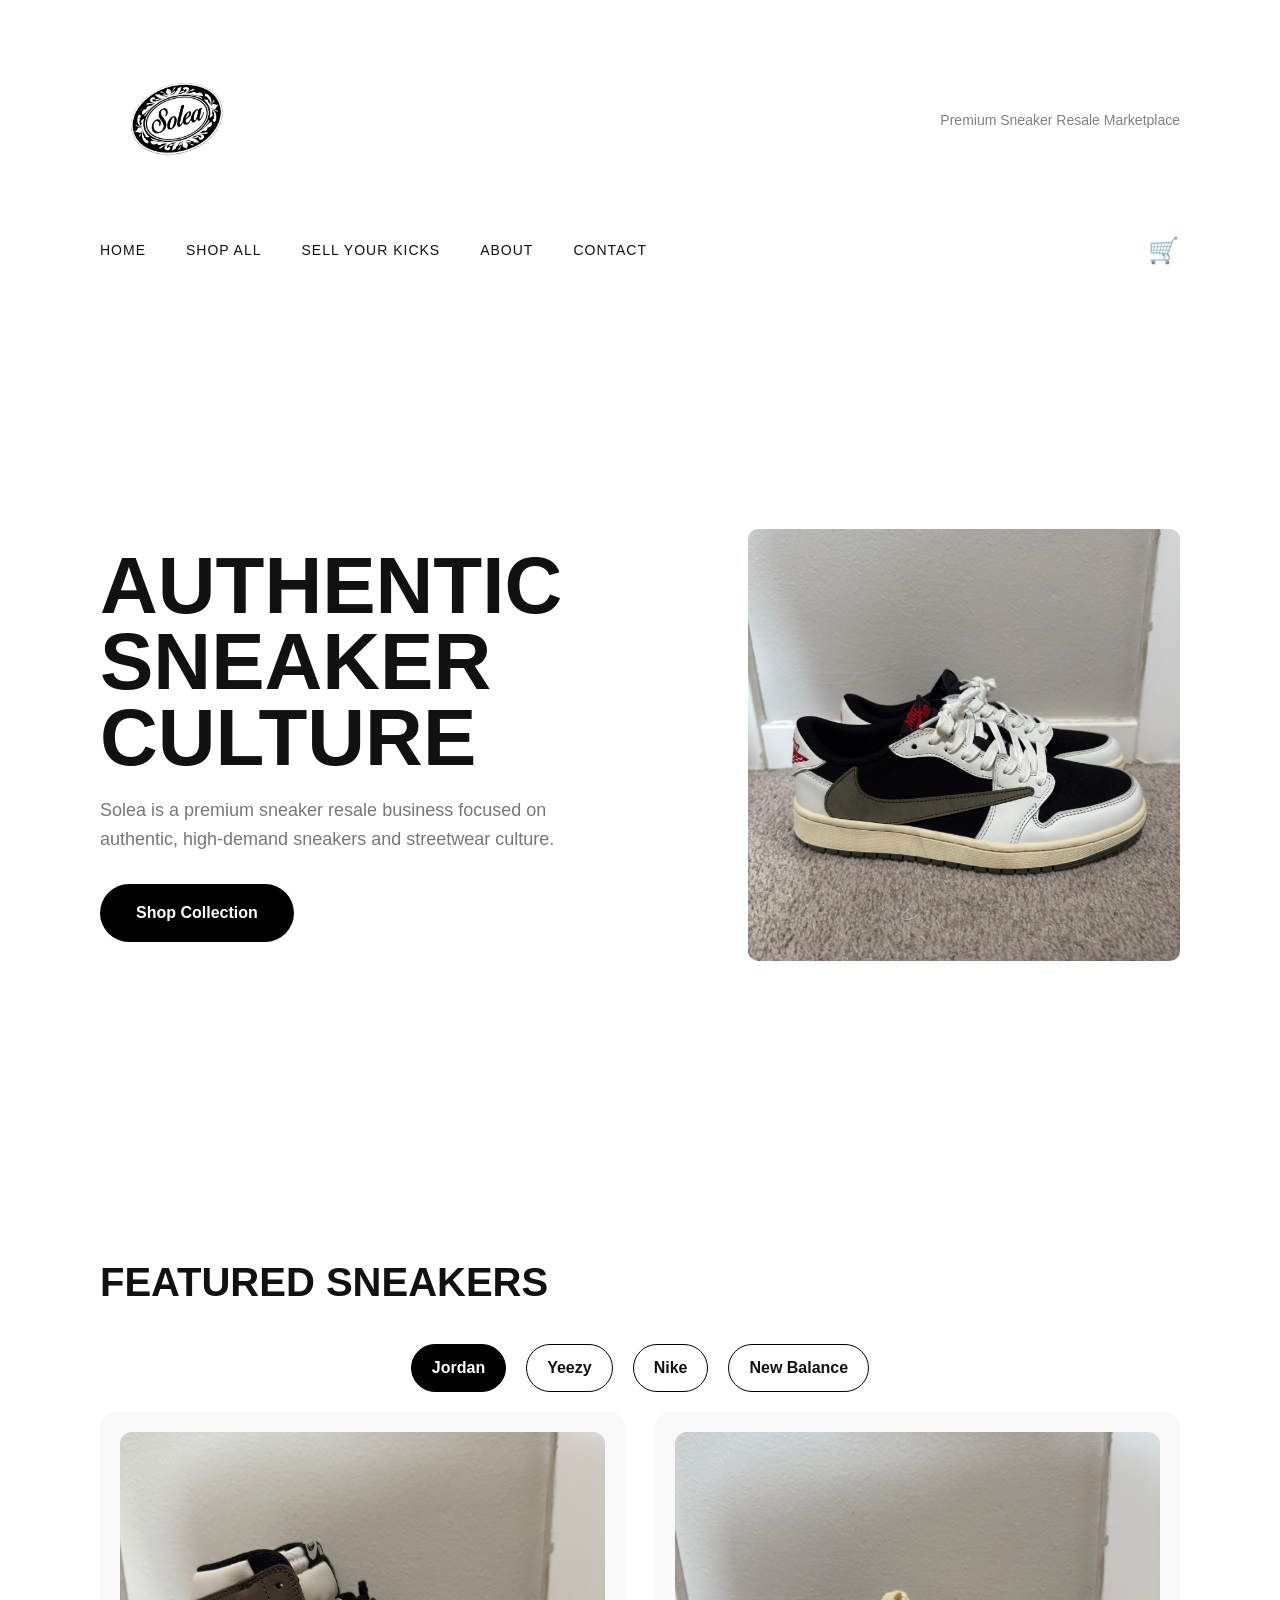
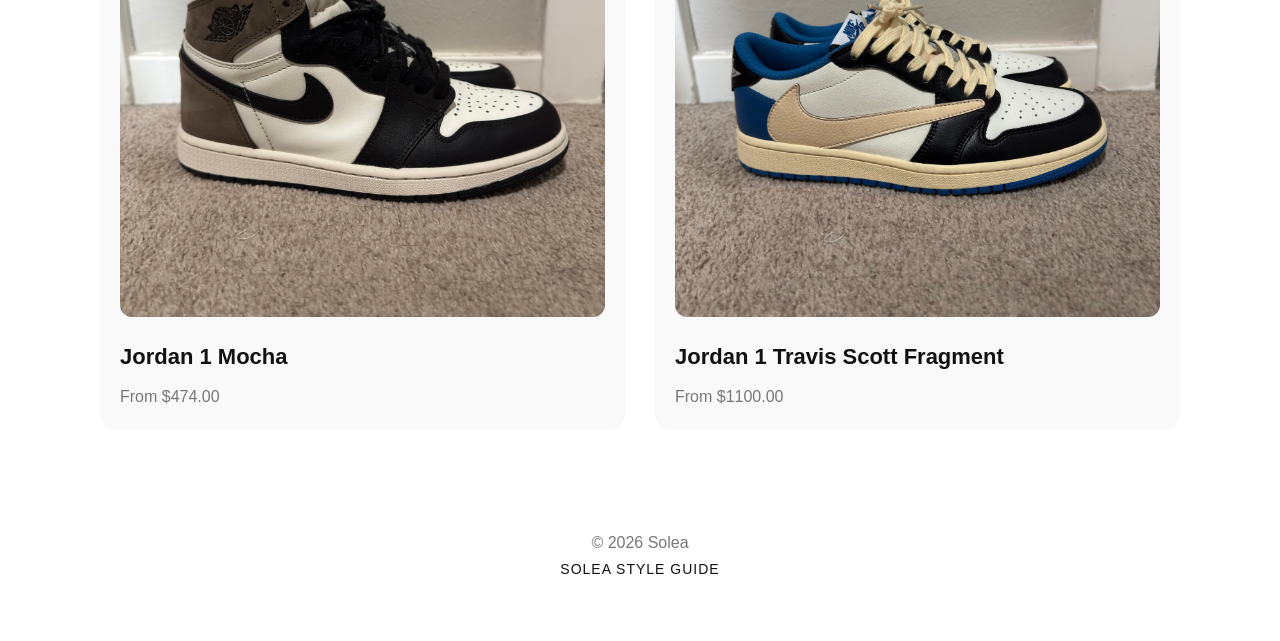
<file: index.html>
<!DOCTYPE html>
<html lang="en">

<head>
    <meta charset="UTF-8">
    <meta name="viewport" content="width=device-width, initial-scale=1.0">
    <title>Solea | Home</title>

    <link rel="stylesheet" href="styles/color.css">
    <link rel="stylesheet" href="styles/layout.css">
    <link rel="stylesheet" href="styles/effect.css">
</head>

<body>

<!-- HEADER -->
<header class="header">
    <img src="images/logo.png" alt="Solea Logo" class="logo">
    <p class="tagline">Premium Sneaker Resale Marketplace</p>
</header>

<!-- NAV -->
<nav>
    <ul>
        <li><a href="index.html">Home</a></li>
        <li><a href="shop.html">Shop All</a></li>
        <li><a href="sell.html">Sell Your Kicks</a></li>
        <li><a href="about.html">About</a></li>
        <li><a href="contact.html">Contact</a></li>

        <li class="cart">
            <a>🛒</a>
        </li>
    </ul>
</nav>

<!-- MAIN -->
<main>

    <section class="hero">

        <div class="hero-text">
            <h2>AUTHENTIC SNEAKER CULTURE</h2>

            <p>
                Solea is a premium sneaker resale business focused on authentic,
                high-demand sneakers and streetwear culture.
            </p>

            <a href="shop.html" class="button">Shop Collection</a>
        </div>

        <img src="images/olive.jpeg" alt="Featured Jordan Sneaker">

    </section>

    <section class="featured">

        <h2>FEATURED SNEAKERS</h2>

        <div class="tabs">

    <input type="radio" name="brand" id="jordan" checked>
    <input type="radio" name="brand" id="yeezy">
    <input type="radio" name="brand" id="nike">
    <input type="radio" name="brand" id="vans">

    <div class="tab-menu">
        <label for="jordan">Jordan</label>
        <label for="yeezy">Yeezy</label>
        <label for="nike">Nike</label>
        <label for="vans">New Balance</label>
    </div>

    <div class="content jordan-content">
        <div class="card-container">
            <div class="card">
                <img src="images/mocha.jpeg" alt="Jordan 1 Mocha">
                <h3>Jordan 1 Mocha</h3>
                <p>From $474.00</p>
            </div>

            <div class="card">
                <img src="images/frag.jpeg" alt=Jordan 1 Travis Scott Fragment">
                <h3>Jordan 1 Travis Scott Fragment</h3>
                <p>From $1100.00</p>
            </div>
        </div>
    </div>

    <div class="content yeezy-content">
        <div class="card-container">
            <div class="card">
                <img src="images/foam.jpeg" alt=Yeezy Foam Runner">
                <h3>Yeezy Foam Runner</h3>
                <p>From $280.00</p>
            </div>

            <div class="card">
                <img src="images/slides.jpeg" alt="Yeezy Slide Onyx">
                <h3>Yeezy Slide Onyx</h3>
                <p>From $213.00</p>
            </div>
        </div>
    </div> 

    <div class="content nike-content">
        <div class="card-container">
            <div class="card">
                <img src="images/phantom.jpeg" alt="Nike Jordan 1 Travis Scott Phantom">
                <h3>Nike Jordan 1 Travis Scott Phantom</h3>
                <p>From $580.00</p>
            </div>

            <div class="card">
                <img src="images/offwhite.jpeg" alt="Nike x Off White Sail Jordan 5">
                <h3>Nike x Off White Sail Jordan 5</h3>
                <p>From $436.00</p>
            </div>
        </div>
    </div>

    <div class="content vans-content">
        <div class="card-container">
            <div class="card">
                <img src="images/newbalance.jpeg" alt="New Balance">
                <h3>New Balance</h3>
                <p>From $317.00</p>
            </div>

            <div class="card">
                <img src="images/newbalance2.jpeg" alt="New Balance">
                <h3>New Balance</h3>
                <p>From $200.00</p>
            </div>
        </div>
    </div>

</div>

    </section>

</main>

<!-- FOOTER -->
<footer>
    <p>© 2026 Solea</p>
    <p><a href="style-guide.html">Solea Style Guide</a></p>
</footer>

</body>
</html>
</file>
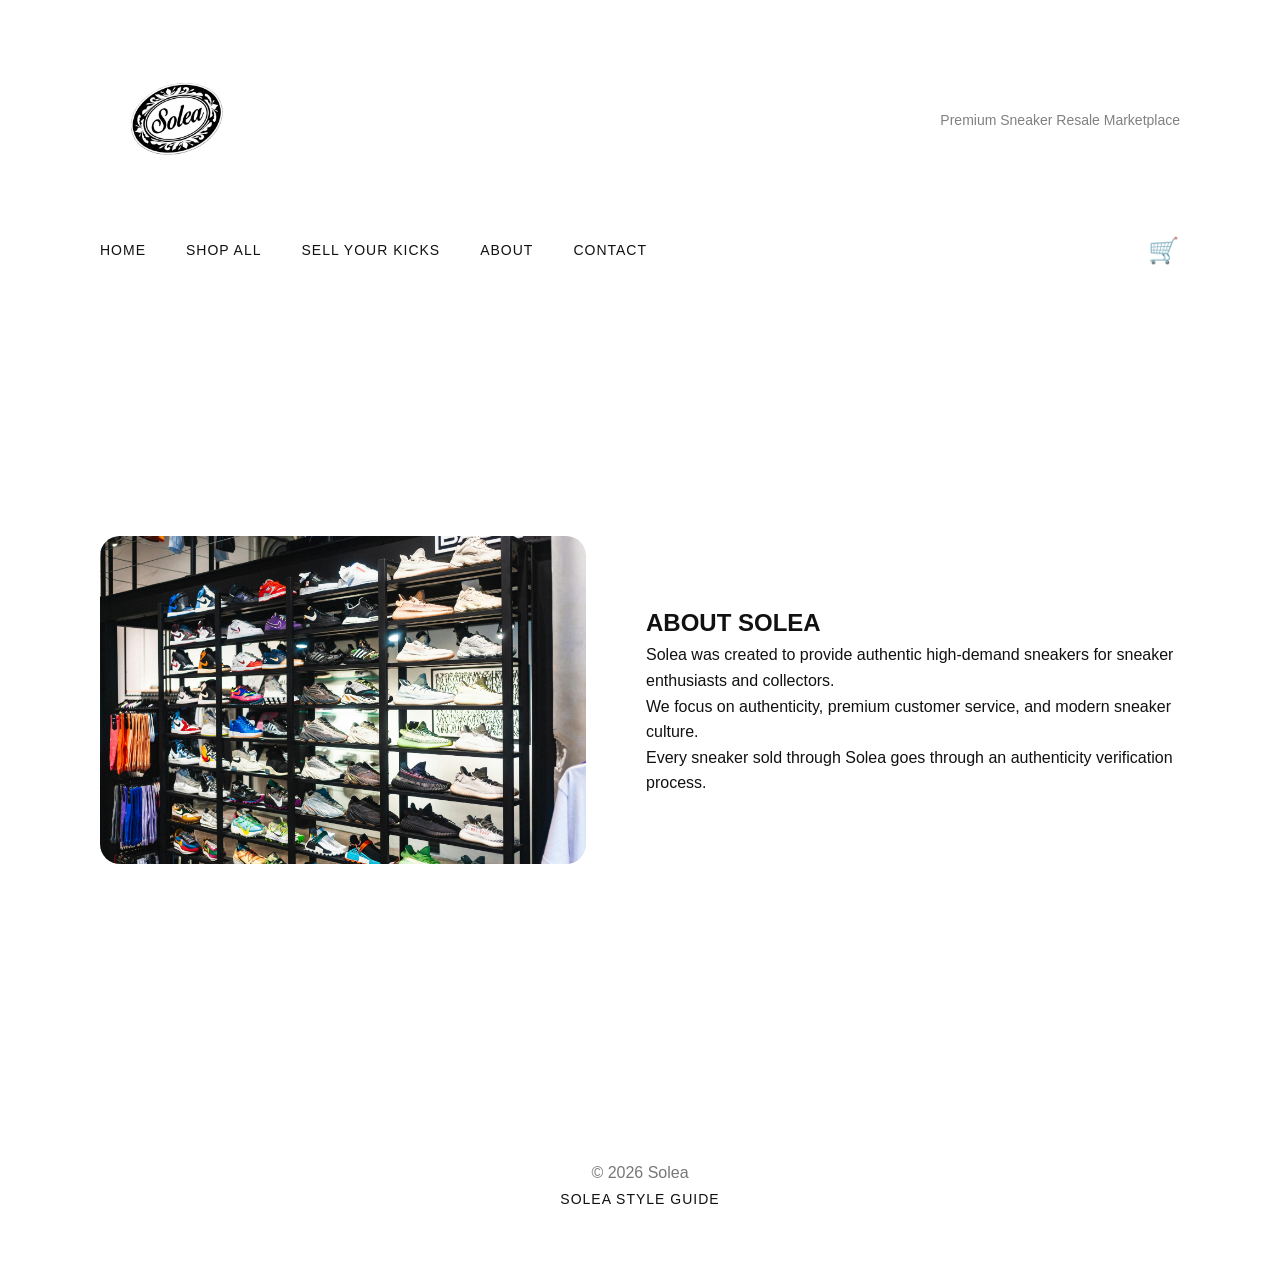
<file: about.html>
<!DOCTYPE html>
<html lang="en">

<head>
    <meta charset="UTF-8">
    <meta name="viewport" content="width=device-width, initial-scale=1.0">
    <title>Solea | About</title>

   <link rel="stylesheet" href="styles/color.css">
    <link rel="stylesheet" href="styles/layout.css">
    <link rel="stylesheet" href="styles/effect.css">
</head>

<body>

<!-- HEADER -->
<header class="header">
    <img src="images/logo.png" alt="Solea Logo" class="logo">
    <p class="tagline">Premium Sneaker Resale Marketplace</p>
</header>

<nav>
    <ul>
        <li><a href="index.html">Home</a></li>
        <li><a href="shop.html">Shop All</a></li>
        <li><a href="sell.html">Sell Your Kicks</a></li>
        <li><a href="about.html">About</a></li>
        <li><a href="contact.html">Contact</a></li>

        <li class="cart"> 
            <a>🛒</a>
        </li>
    </ul>
</nav>

<main>

<section class="about-section">

<img src="images/store.jpg" alt="Sneaker Store">

<div>

<h2>ABOUT SOLEA</h2>

<p>
Solea was created to provide authentic high-demand sneakers
for sneaker enthusiasts and collectors.
</p>

<p>
We focus on authenticity, premium customer service,
and modern sneaker culture.
</p>

<p>
Every sneaker sold through Solea goes through
an authenticity verification process.
</p>

</div>

</section>

</main>

<footer>
<p>© 2026 Solea</p>
    <p>
        <a href="style-guide.html">
            Solea Style Guide
        </a>
    </p>

</footer>

</body>
</html>
</file>
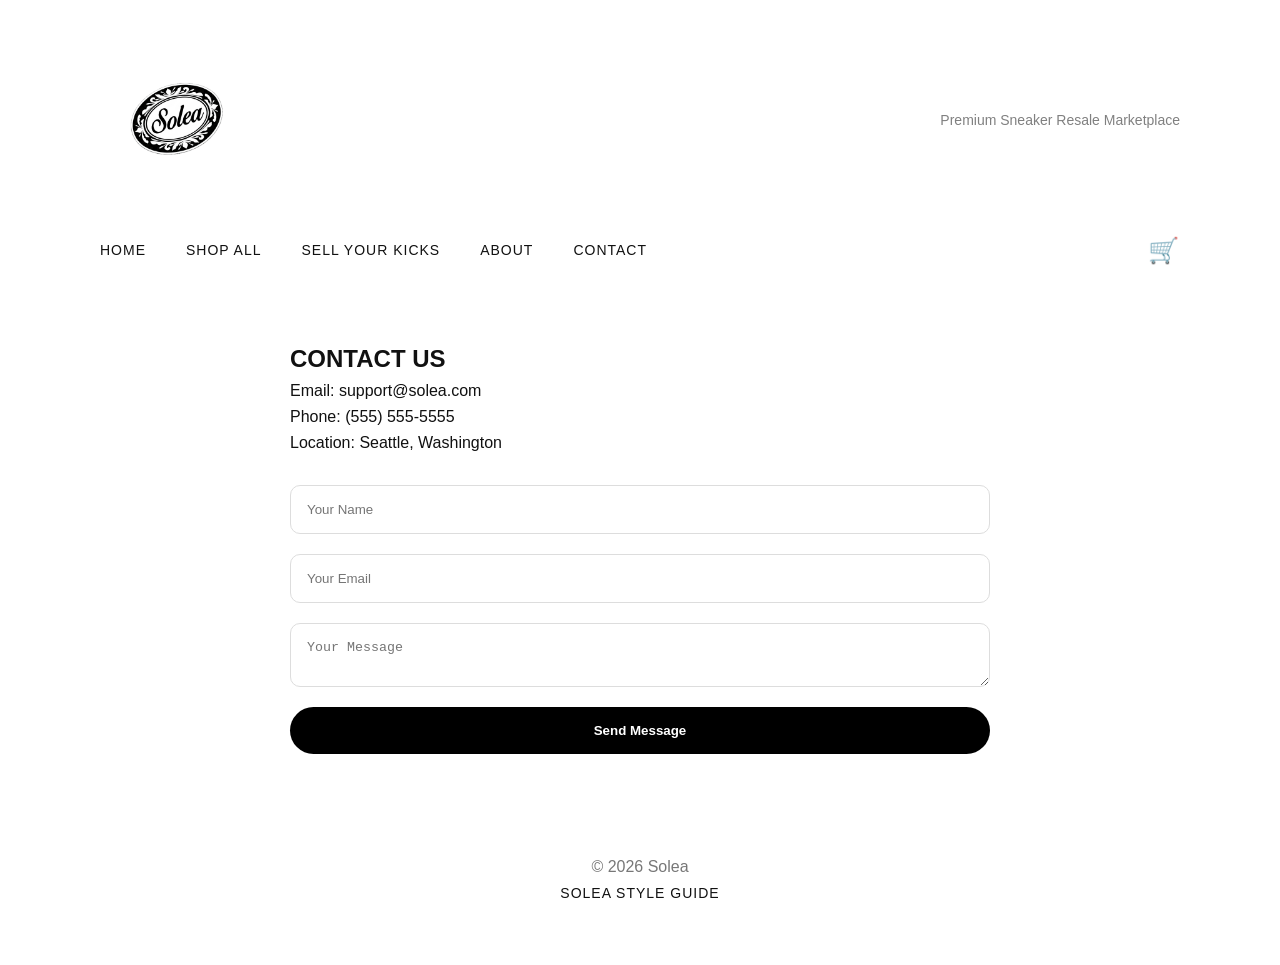
<file: contact.html>
<!DOCTYPE html>
<html lang="en">

<head>
    <meta charset="UTF-8">
    <meta name="viewport" content="width=device-width, initial-scale=1.0">
    <title>Solea | Contact</title>

    <link rel="stylesheet" href="styles/color.css">
    <link rel="stylesheet" href="styles/layout.css">
    <link rel="stylesheet" href="styles/effect.css">
</head>

<body>

<!-- HEADER -->
<header class="header">
    <img src="images/logo.png" alt="Solea Logo" class="logo">
    <p class="tagline">Premium Sneaker Resale Marketplace</p>
</header>

<nav> 
    <ul>
        <li><a href="index.html">Home</a></li>
        <li><a href="shop.html">Shop All</a></li>
        <li><a href="sell.html">Sell Your Kicks</a></li>
        <li><a href="about.html">About</a></li>
        <li><a href="contact.html">Contact</a></li>

        <li class="cart">
            <a>🛒</a>
        </li>
    </ul>
</nav>

<main>

<section class="contact-section">

<h2>CONTACT US</h2>

<p>Email: support@solea.com</p>

<p>Phone: (555) 555-5555</p>

<p>Location: Seattle, Washington</p>

<form>

<input type="text" placeholder="Your Name">

<input type="email" placeholder="Your Email">

<textarea placeholder="Your Message"></textarea>

<button type="submit">
Send Message
</button>

</form>

</section>

</main>

<footer>
<p>© 2026 Solea</p>
    <p>
        <a href="style-guide.html">
            Solea Style Guide
        </a>
    </p>

</footer>

</body>
</html>
</file>
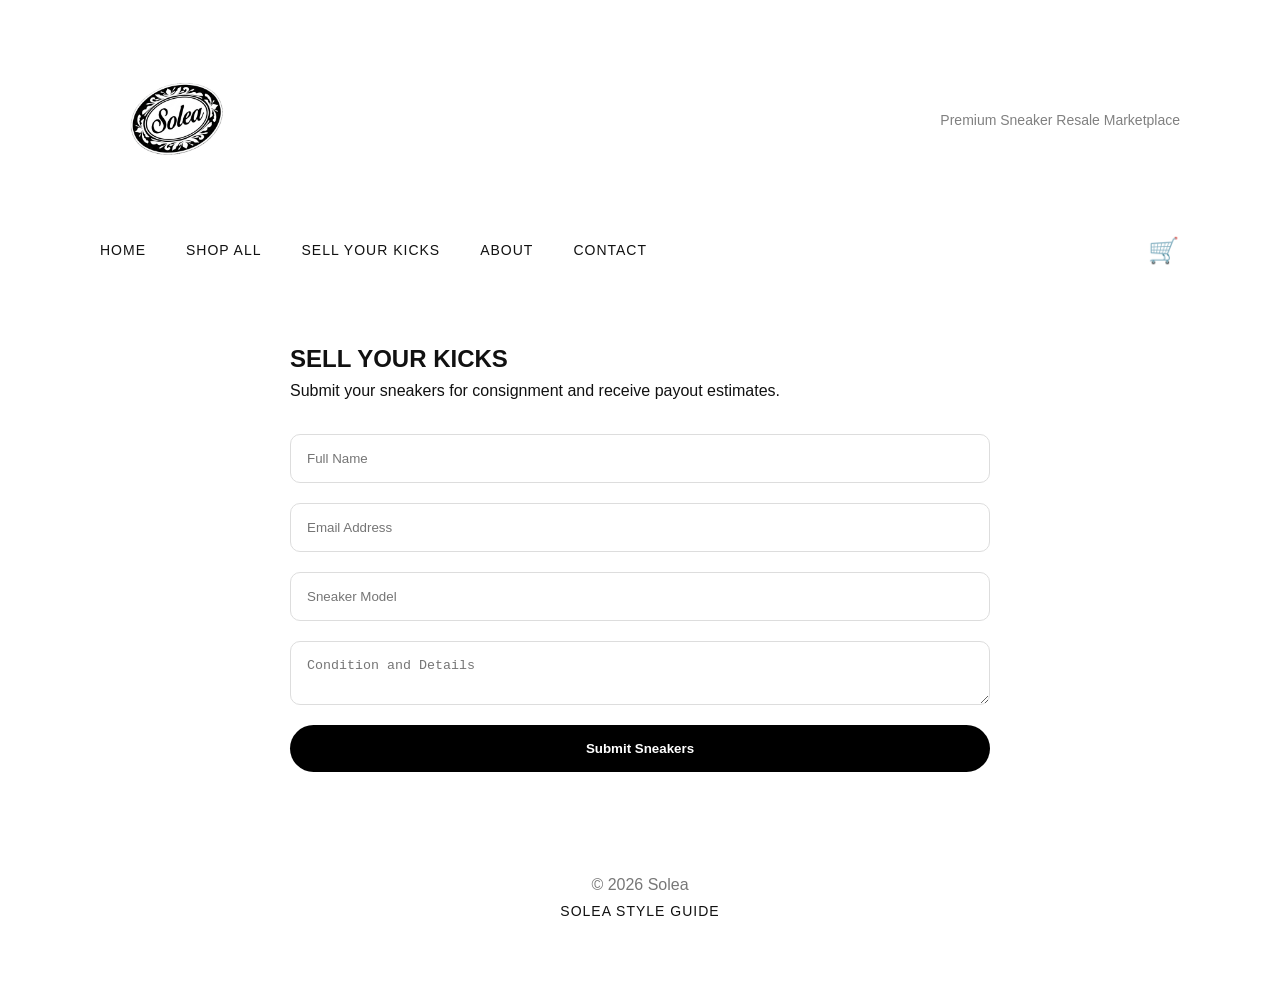
<file: sell.html>
<!DOCTYPE html>
<html lang="en">

<head>
    <meta charset="UTF-8">
    <meta name="viewport" content="width=device-width, initial-scale=1.0">
    <title>Solea | Sell Your Kicks</title>

    <link rel="stylesheet" href="styles/color.css">
    <link rel="stylesheet" href="styles/layout.css">
    <link rel="stylesheet" href="styles/effect.css">
</head>

<body>

<!-- HEADER -->
<header class="header">
    <img src="images/logo.png" alt="Solea Logo" class="logo">
    <p class="tagline">Premium Sneaker Resale Marketplace</p>
</header>

<nav> 
    <ul>
        <li><a href="index.html">Home</a></li>
        <li><a href="shop.html">Shop All</a></li>
        <li><a href="sell.html">Sell Your Kicks</a></li>
        <li><a href="about.html">About</a></li>
        <li><a href="contact.html">Contact</a></li>

        <li class="cart">
            <a>🛒</a>
        </li>
    </ul>
</nav>

<main>

<section class="contact-section">

<h2>SELL YOUR KICKS</h2>

<p>
Submit your sneakers for consignment and receive payout estimates.
</p>

<form>

<input type="text" placeholder="Full Name">

<input type="email" placeholder="Email Address">

<input type="text" placeholder="Sneaker Model">

<textarea placeholder="Condition and Details"></textarea>

<button type="submit">
Submit Sneakers
</button>

</form>

</section>

</main>

<footer>
<p>© 2026 Solea</p>
    <p>
        <a href="style-guide.html">
            Solea Style Guide
        </a>
    </p>

</footer>

</body>
</html>
</file>
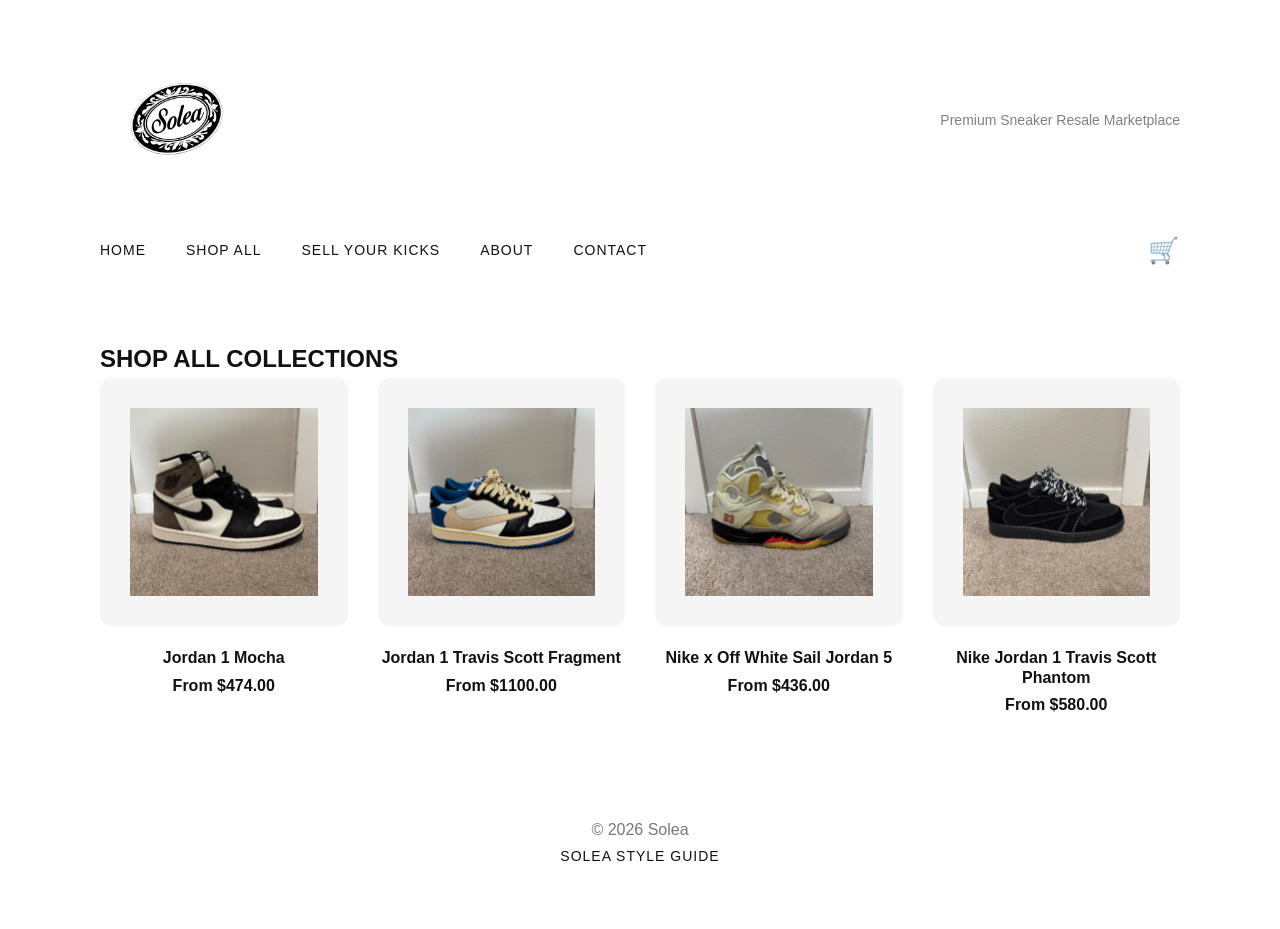
<file: shop.html>
<!DOCTYPE html>
<html lang="en">
<head>
    <meta charset="UTF-8">
    <meta name="viewport" content="width=device-width, initial-scale=1.0">
    <title>Solea | Shop All</title>

    <link rel="stylesheet" href="styles/color.css">
    <link rel="stylesheet" href="styles/layout.css">
    <link rel="stylesheet" href="styles/effect.css">
</head>

<body>

<!-- HEADER -->
<header class="header">
    <img src="images/logo.png" alt="Solea Logo" class="logo">
    <p class="tagline">Premium Sneaker Resale Marketplace</p>
</header>

<!-- NAV -->
<nav>
    <ul>
        <li><a href="index.html">Home</a></li>
        <li><a href="shop.html">Shop All</a></li>
        <li><a href="sell.html">Sell Your Kicks</a></li>
        <li><a href="about.html">About</a></li>
        <li><a href="contact.html">Contact</a></li>

        <li class="cart">
            <a>🛒</a>
        </li>
    </ul>
</nav>

<!-- MAIN -->
<main>

<section class="shop-all">

    <h2>SHOP ALL COLLECTIONS</h2>

    <div class="shop-grid">

        <div class="shop-card">
            <a href="inventory/mocha.html">
               <img src="images/mocha.jpeg" alt="Jordan 1 Mocha">
                <h3>Jordan 1 Mocha</h3>
                <p>From $474.00</p>
            </a>
        </div> 

        <div class="shop-card">
            <a href="inventory/frag.html">
               <img src="images/frag.jpeg" alt="Jordan 1 Travis Scott Fragment">
                <h3>Jordan 1 Travis Scott Fragment</h3>
                <p>From $1100.00</p>
            </a>
        </div>

        <div class="shop-card">
            <a href="inventory/offwhite.html">
                <img src="images/offwhite.jpeg" alt="Nike x Off White Sail Jordan 5">
                <h3>Nike x Off White Sail Jordan 5</h3>
                <p>From $436.00</p>
            </a>
        </div>

        <div class="shop-card">
            <a href="inventory/phantom.html">
                <img src="images/phantom.jpeg" alt="Nike Jordan 1 Travis Scott Phantom">
                <h3>Nike Jordan 1 Travis Scott Phantom</h3>
                <p>From $580.00</p>
            </a>
        </div>

    </div>

</section>

</main>

<!-- FOOTER -->
<footer>
    <p>© 2026 Solea</p>
    <p><a href="style-guide.html">Solea Style Guide</a></p>
</footer>

</body>
</html>
</file>
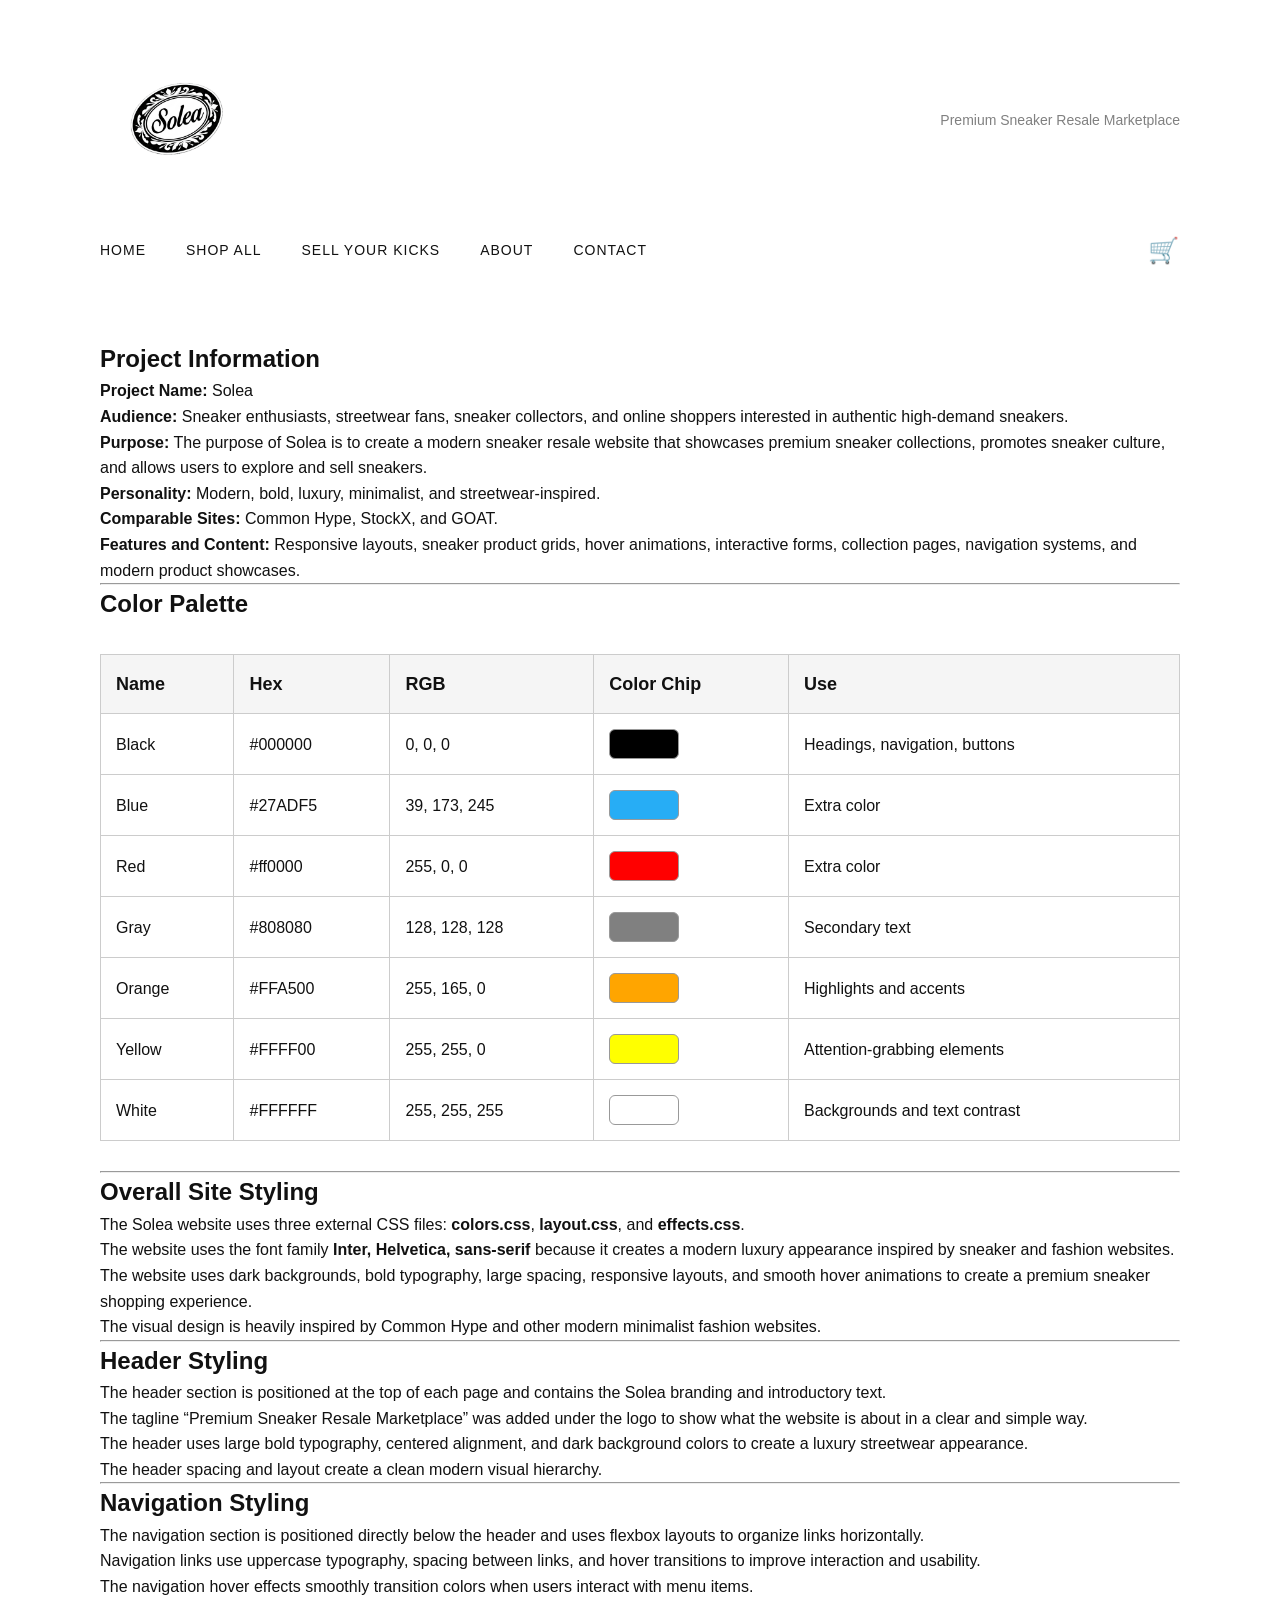
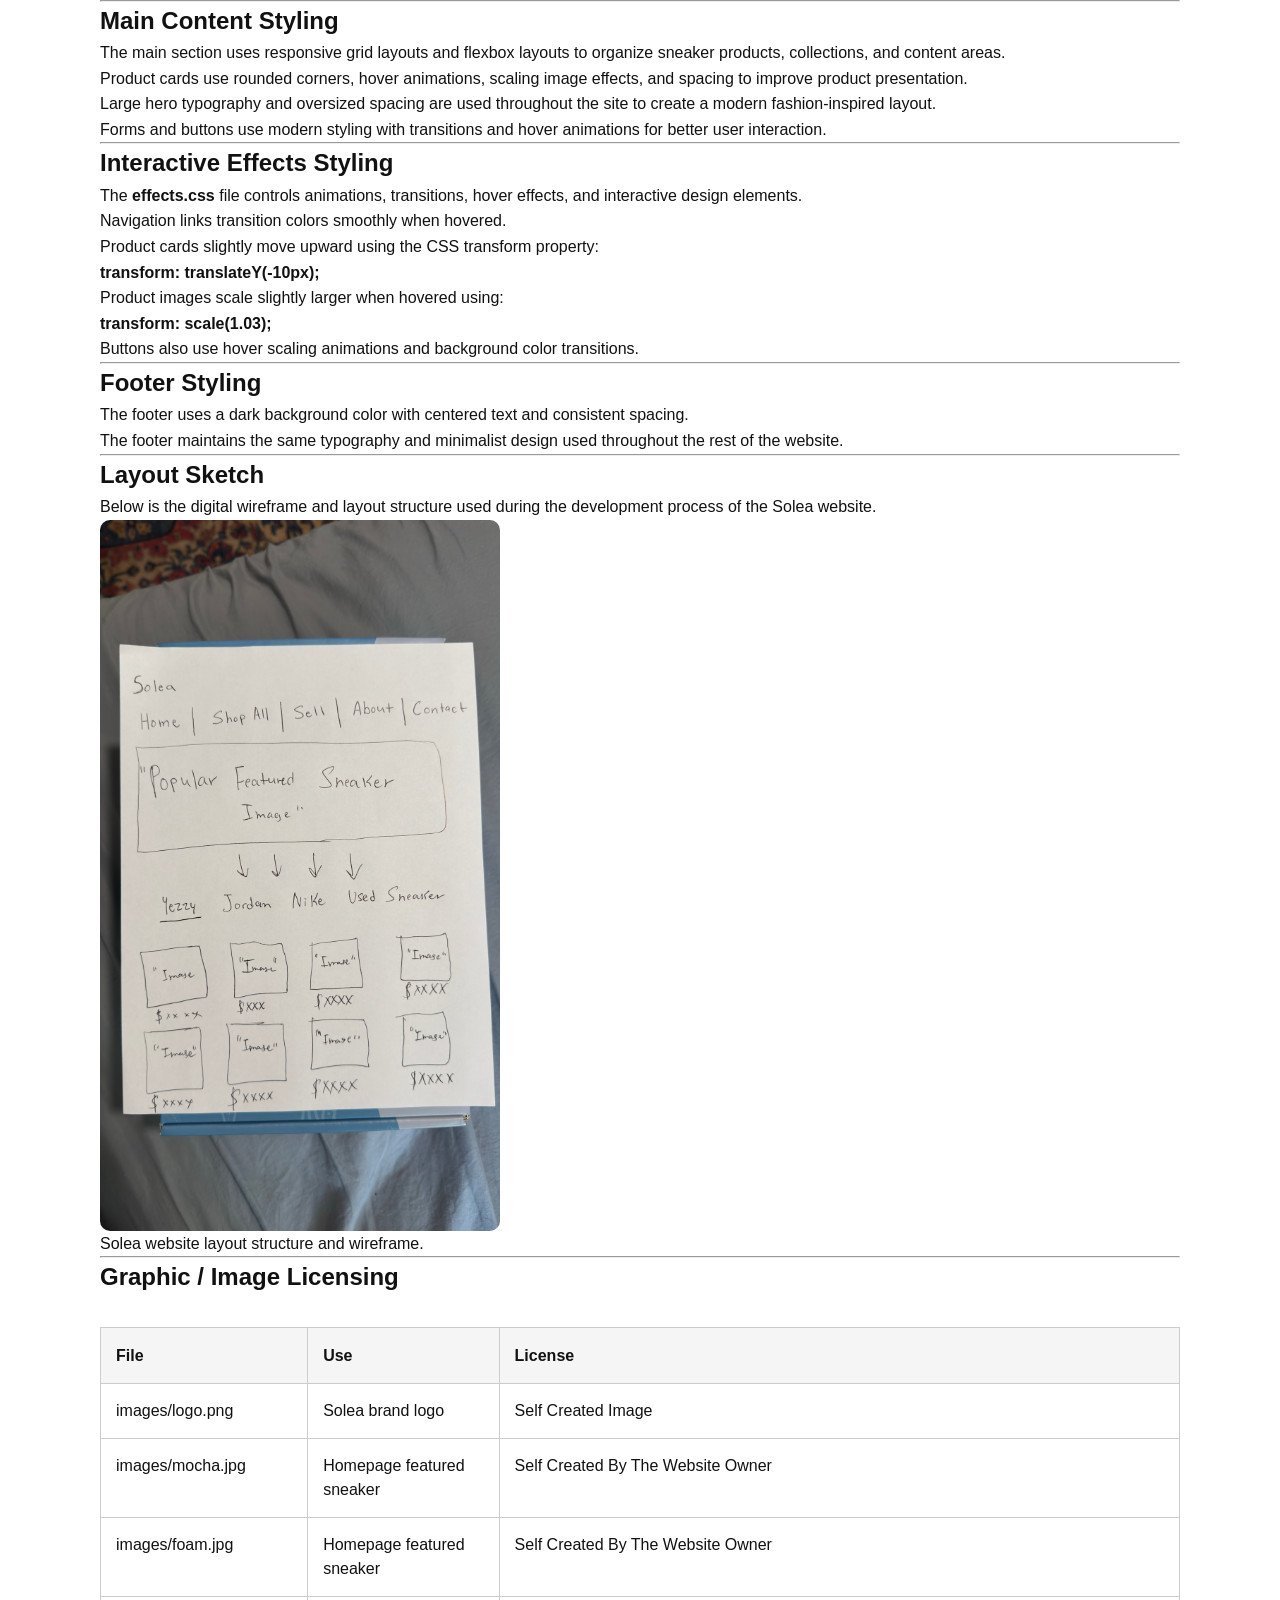
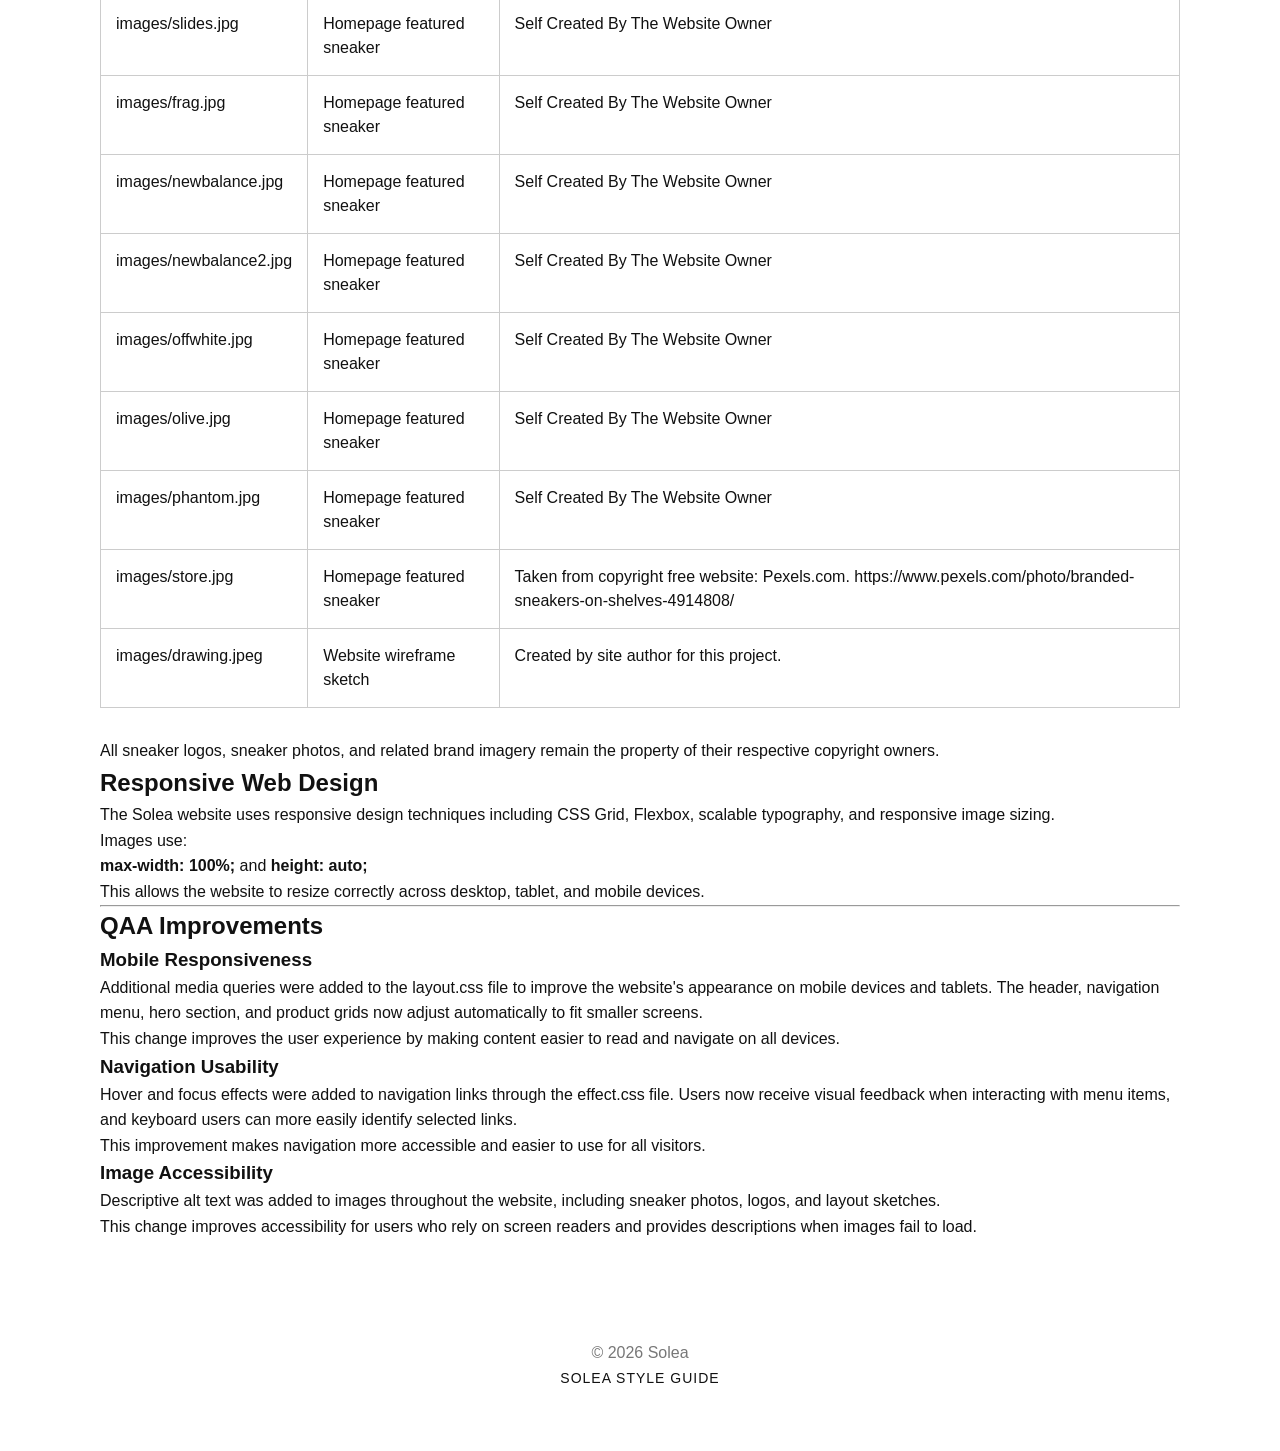
<file: style-guide.html>
<!DOCTYPE html>
<html lang="en">

<head>
    <meta charset="UTF-8">
    <meta name="viewport" content="width=device-width, initial-scale=1.0">
    <title>Solea | Style Guide</title>

    <link rel="stylesheet" href="styles/color.css">
    <link rel="stylesheet" href="styles/layout.css">
    <link rel="stylesheet" href="styles/effect.css">
</head>

<body>

<!-- HEADER -->
<header class="header">
    <img src="images/logo.png" alt="Solea Logo" class="logo">
    <p class="tagline">Premium Sneaker Resale Marketplace</p>
</header>


<nav> 
    <ul>
        <li><a href="index.html">Home</a></li>
        <li><a href="shop.html">Shop All</a></li>
        <li><a href="sell.html">Sell Your Kicks</a></li>
        <li><a href="about.html">About</a></li>
        <li><a href="contact.html">Contact</a></li>

        <li class="cart">
            <a>🛒</a>
        </li>
    </ul>
</nav>

<main class="style-guide">

    <h2>Project Information</h2>

    <p>
        <strong>Project Name:</strong> Solea
    </p>

    <p>
        <strong>Audience:</strong>
        Sneaker enthusiasts, streetwear fans,
        sneaker collectors, and online shoppers
        interested in authentic high-demand sneakers.
    </p>

    <p>
        <strong>Purpose:</strong>
        The purpose of Solea is to create a modern
        sneaker resale website that showcases premium
        sneaker collections, promotes sneaker culture,
        and allows users to explore and sell sneakers.
    </p>

    <p>
        <strong>Personality:</strong>
        Modern, bold, luxury, minimalist,
        and streetwear-inspired.
    </p>

    <p>
        <strong>Comparable Sites:</strong>
        Common Hype, StockX, and GOAT.
    </p>

    <p>
        <strong>Features and Content:</strong>
        Responsive layouts, sneaker product grids,
        hover animations, interactive forms,
        collection pages, navigation systems,
        and modern product showcases.
    </p>

    <hr>

    <h2>Color Palette</h2>

    <table class="palette-table">
    <tr>
        <th>Name</th>
        <th>Hex</th>
        <th>RGB</th>
        <th>Color Chip</th>
        <th>Use</th>
    </tr>

    <tr>
        <td>Black</td>
        <td>#000000</td>
        <td>0, 0, 0</td>
        <td><div class="chip black"></div></td>
        <td>Headings, navigation, buttons</td>
    </tr>

    <tr>
        <td>Blue</td>
        <td>#27ADF5</td>
        <td>39, 173, 245</td>
        <td><div class="chip blue"></div></td>
        <td>Extra color</td>
    </tr>

     <tr>
        <td>Red</td>
        <td>#ff0000</td>
        <td>255, 0, 0</td>
        <td><div class="chip red"></div></td>
        <td>Extra color</td>
    </tr>

    <tr>
        <td>Gray</td>
        <td>#808080</td>
        <td>128, 128, 128</td>
        <td><div class="chip gray"></div></td>
        <td>Secondary text</td>
    </tr>

    <tr>
        <td>Orange</td>
        <td>#FFA500</td>
        <td>255, 165, 0</td>
        <td><div class="chip orange"></div></td>
        <td>Highlights and accents</td>
    </tr>

    <tr>
        <td>Yellow</td>
        <td>#FFFF00</td>
        <td>255, 255, 0</td>
        <td><div class="chip yellow"></div></td>
        <td>Attention-grabbing elements</td>
    </tr>

    <tr>
        <td>White</td>
        <td>#FFFFFF</td>
        <td>255, 255, 255</td>
        <td><div class="chip white"></div></td>
        <td>Backgrounds and text contrast</td>
    </tr>
</table>

    <hr>

    <h2>Overall Site Styling</h2>

    <p>
        The Solea website uses three external CSS files:
        <strong>colors.css</strong>,
        <strong>layout.css</strong>,
        and <strong>effects.css</strong>.
    </p>

    <p>
        The website uses the font family
        <strong>Inter, Helvetica, sans-serif</strong>
        because it creates a modern luxury appearance
        inspired by sneaker and fashion websites.
    </p>

    <p>
        The website uses dark backgrounds,
        bold typography,
        large spacing,
        responsive layouts,
        and smooth hover animations
        to create a premium sneaker shopping experience.
    </p>

    <p>
        The visual design is heavily inspired by
        Common Hype and other modern minimalist
        fashion websites.
    </p>

    <hr>

    <h2>Header Styling</h2>

    <p>
        The header section is positioned at the top
        of each page and contains the Solea branding
        and introductory text.
    </p>

    <p>
    The tagline “Premium Sneaker Resale Marketplace” was added under the logo to show what the website is about in a clear and simple way.
    </p>

    <p>
        The header uses large bold typography,
        centered alignment,
        and dark background colors
        to create a luxury streetwear appearance.
    </p>

    <p>
        The header spacing and layout create
        a clean modern visual hierarchy.
    </p>

    <hr>

    <h2>Navigation Styling</h2>

    <p>
        The navigation section is positioned directly
        below the header and uses flexbox layouts
        to organize links horizontally.
    </p>

    <p>
        Navigation links use uppercase typography,
        spacing between links,
        and hover transitions
        to improve interaction and usability.
    </p>

    <p>
        The navigation hover effects smoothly
        transition colors when users interact
        with menu items.
    </p>

    <hr>

    <h2>Main Content Styling</h2>

    <p>
        The main section uses responsive grid layouts
        and flexbox layouts to organize sneaker products,
        collections, and content areas.
    </p>

    <p>
        Product cards use rounded corners,
        hover animations,
        scaling image effects,
        and spacing to improve product presentation.
    </p>

    <p>
        Large hero typography and oversized spacing
        are used throughout the site to create
        a modern fashion-inspired layout.
    </p>

    <p>
        Forms and buttons use modern styling
        with transitions and hover animations
        for better user interaction.
    </p>

    <hr>

    <h2>Interactive Effects Styling</h2>

    <p>
        The <strong>effects.css</strong> file controls
        animations, transitions, hover effects,
        and interactive design elements.
    </p>

    <p>
        Navigation links transition colors smoothly
        when hovered.
    </p>

    <p>
        Product cards slightly move upward using
        the CSS transform property:
    </p>

    <p>
        <strong>transform: translateY(-10px);</strong>
    </p>

    <p>
        Product images scale slightly larger when hovered
        using:
    </p>

    <p>
        <strong>transform: scale(1.03);</strong>
    </p>

    <p>
        Buttons also use hover scaling animations
        and background color transitions.
    </p>

    <hr>

    <h2>Footer Styling</h2>

    <p>
        The footer uses a dark background color
        with centered text and consistent spacing.
    </p>

    <p>
        The footer maintains the same typography
        and minimalist design used throughout
        the rest of the website.
    </p>

    <hr>

    <h2>Layout Sketch</h2>

    <p>
        Below is the digital wireframe and layout structure
        used during the development process
        of the Solea website.
    </p>

    <figure>

        <img src="images/drawing.jpeg"
        alt="Solea Layout Sketch"
        class="sketch">

        <figcaption>
            Solea website layout structure and wireframe.
        </figcaption>

    </figure>

    <hr>

    <h2>Graphic / Image Licensing</h2>

<table class="license-table">

    <tr>
        <th>File</th>
        <th>Use</th>
        <th>License</th>
    </tr>

    <tr>
        <td>images/logo.png</td>
        <td>Solea brand logo</td>
        <td>Self Created Image</td>
    </tr>

    <tr>
        <td>images/mocha.jpg</td>
        <td>Homepage featured sneaker</td>
        <td>Self Created By The Website Owner</td>
    </tr>

    <tr>
        <td>images/foam.jpg</td>
        <td>Homepage featured sneaker</td>
        <td>Self Created By The Website Owner</td>
    </tr>

    <tr>
        <td>images/slides.jpg</td>
        <td>Homepage featured sneaker</td>
        <td>Self Created By The Website Owner</td>
    </tr>

    <tr>
        <td>images/frag.jpg</td>
        <td>Homepage featured sneaker</td>
        <td>Self Created By The Website Owner</td>
    </tr>

    <tr>
        <td>images/newbalance.jpg</td>
        <td>Homepage featured sneaker</td>
        <td>Self Created By The Website Owner</td>
    </tr>

     <tr>
        <td>images/newbalance2.jpg</td>
        <td>Homepage featured sneaker</td>
        <td>Self Created By The Website Owner</td>
    </tr>

     <tr>
        <td>images/offwhite.jpg</td>
        <td>Homepage featured sneaker</td>
        <td>Self Created By The Website Owner</td>
    </tr>

     <tr>
        <td>images/olive.jpg</td>
        <td>Homepage featured sneaker</td>
        <td>Self Created By The Website Owner</td>
    </tr>

     <tr>
        <td>images/phantom.jpg</td>
        <td>Homepage featured sneaker</td>
        <td>Self Created By The Website Owner</td>
    </tr>

     <tr>
        <td>images/store.jpg</td>
        <td>Homepage featured sneaker</td>
        <td>Taken from copyright free website: Pexels.com. https://www.pexels.com/photo/branded-sneakers-on-shelves-4914808/</td>
    </tr>

    <tr>
        <td>images/drawing.jpeg</td>
        <td>Website wireframe sketch</td>
        <td>Created by site author for this project.</td>
    </tr>
</table>

<p>
    All sneaker logos, sneaker photos, and related brand imagery
    remain the property of their respective copyright owners.
</p>

    <h2>Responsive Web Design</h2>

    <p>
        The Solea website uses responsive design techniques
        including CSS Grid,
        Flexbox,
        scalable typography,
        and responsive image sizing.
    </p>

    <p>
        Images use:
    </p>

    <p>
        <strong>max-width: 100%;</strong>
        and
        <strong>height: auto;</strong>
    </p>

    <p>
        This allows the website to resize correctly
        across desktop,
        tablet,
        and mobile devices.
    </p>

    <hr>

<h2>QAA Improvements</h2>

<h3>Mobile Responsiveness</h3>

<p>
    Additional media queries were added to the layout.css file
    to improve the website's appearance on mobile devices and
    tablets. The header, navigation menu, hero section, and
    product grids now adjust automatically to fit smaller screens.
</p>

<p>
    This change improves the user experience by making content
    easier to read and navigate on all devices.
</p>

<h3>Navigation Usability</h3>

<p>
    Hover and focus effects were added to navigation links
    through the effect.css file. Users now receive visual
    feedback when interacting with menu items, and keyboard
    users can more easily identify selected links.
</p>

<p>
    This improvement makes navigation more accessible and
    easier to use for all visitors.
</p>

<h3>Image Accessibility</h3>

<p>
    Descriptive alt text was added to images throughout the
    website, including sneaker photos, logos, and layout
    sketches.
</p>

<p>
    This change improves accessibility for users who rely on
    screen readers and provides descriptions when images fail
    to load.
</p>

</main>

<footer>
<p>© 2026 Solea</p>
    <p>
        <a href="style-guide.html">
            Solea Style Guide
        </a>
    </p>

</footer>

</body>

</html>
</file>
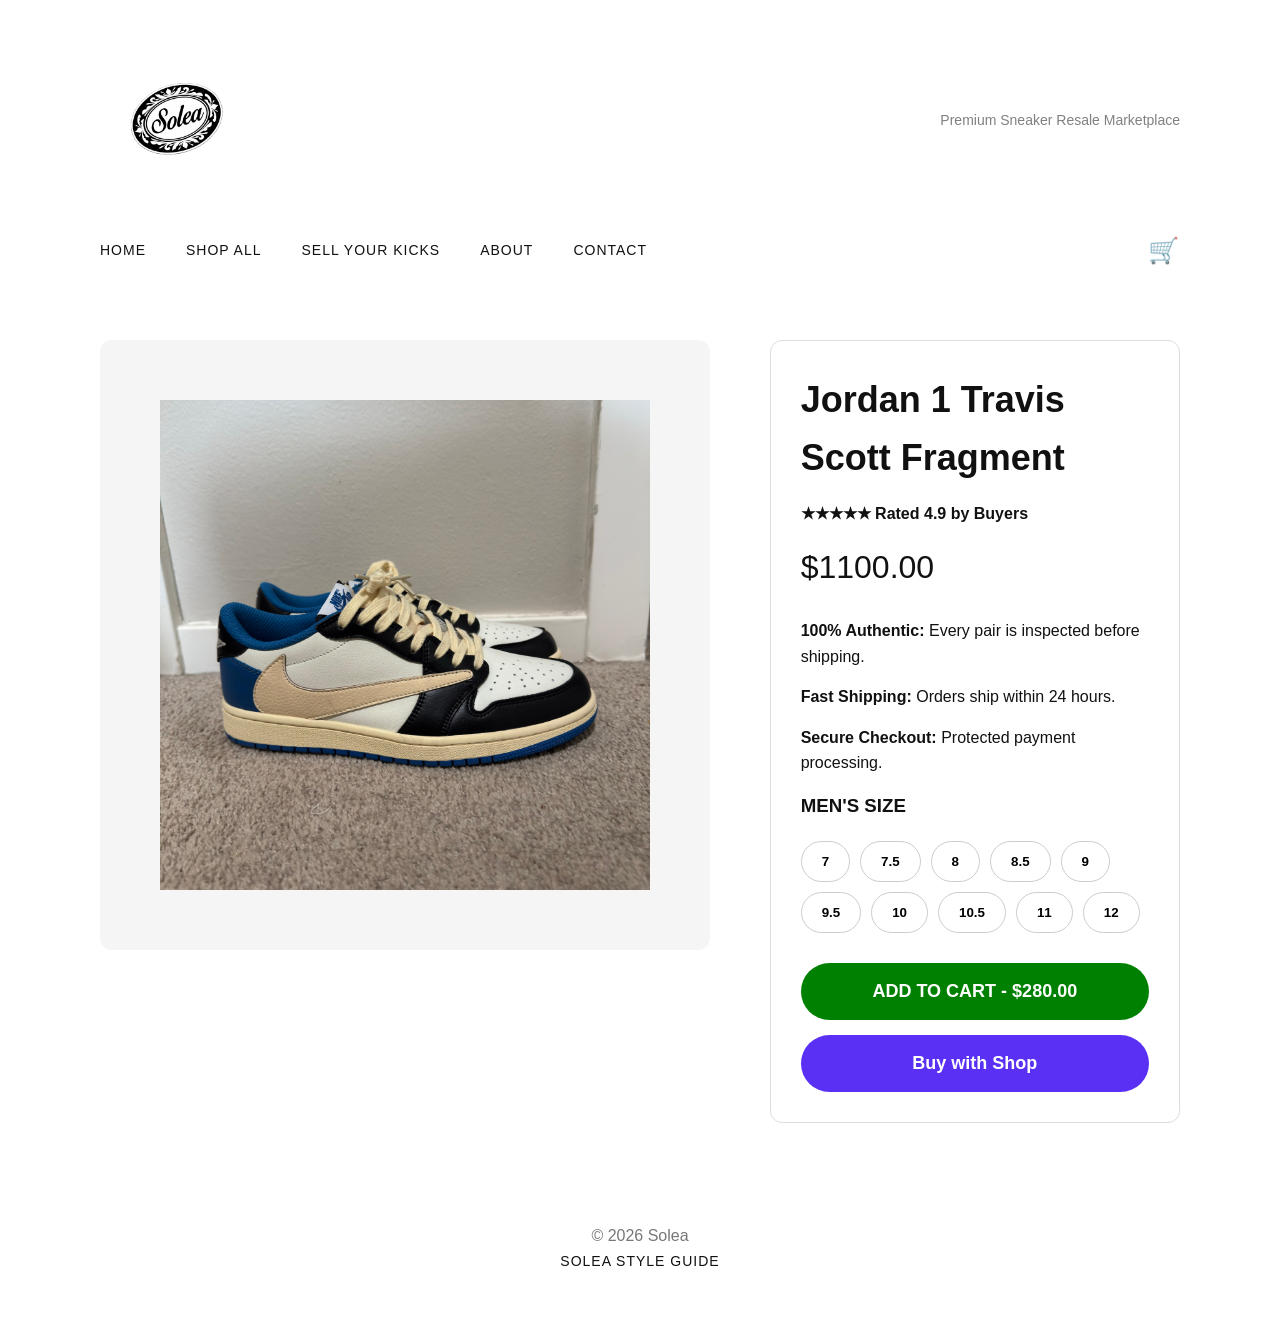
<file: inventory/frag.html>
<!DOCTYPE html>
<html lang="en">
<head>
    <meta charset="UTF-8">
    <meta name="viewport" content="width=device-width, initial-scale=1.0">
    <title>Jordan 1 Travis Scott Fragment | Solea</title>

    <link rel="stylesheet" href="../styles/color.css">
    <link rel="stylesheet" href="../styles/layout.css">
    <link rel="stylesheet" href="../styles/effect.css">
</head>

<body>

<!-- HEADER -->
<header class="header">
    <img src="../images/logo.png" alt="Solea Logo" class="logo">
    <p class="tagline">Premium Sneaker Resale Marketplace</p>
</header> 

<nav>
    <ul>
        <li><a href="../index.html">Home</a></li>
        <li><a href="../shop.html">Shop All</a></li>
        <li><a href="../sell.html">Sell Your Kicks</a></li>
        <li><a href="../about.html">About</a></li>
        <li><a href="../contact.html">Contact</a></li>
        <li class="cart">
            <a>🛒</a>
        </li>
    </ul>
</nav>

<main class="product-layout">

    <div class="product-left">
        <img src="../images/frag.jpeg" alt="Jordan 1 Travis Scott Fragment">
    </div>

    <div class="product-right">

        <h1>Jordan 1 Travis Scott Fragment</h1>

        <p class="rating">★★★★★ Rated 4.9 by Buyers</p>

        <p class="price">$1100.00</p>

        <div class="benefits">
            <p><strong>100% Authentic:</strong> Every pair is inspected before shipping.</p>
            <p><strong>Fast Shipping:</strong> Orders ship within 24 hours.</p>
            <p><strong>Secure Checkout:</strong> Protected payment processing.</p>
        </div>

        <h3>MEN'S SIZE</h3>

        <div class="size-grid">
            <button>7</button>
            <button>7.5</button>
            <button>8</button>
            <button>8.5</button>
            <button>9</button>
            <button>9.5</button>
            <button>10</button>
            <button>10.5</button>
            <button>11</button>
            <button>12</button>
        </div>

        <button class="cart-btn">
            ADD TO CART - $280.00
        </button>

        <button class="shop-btn">
            Buy with Shop
        </button>

    </div>

</main>


<!-- FOOTER -->
<footer>
    <p>© 2026 Solea</p>
    <p><a href="../style-guide.html">Solea Style Guide</a></p>
</footer>

</body>
</html>

</body>
</html>
</file>
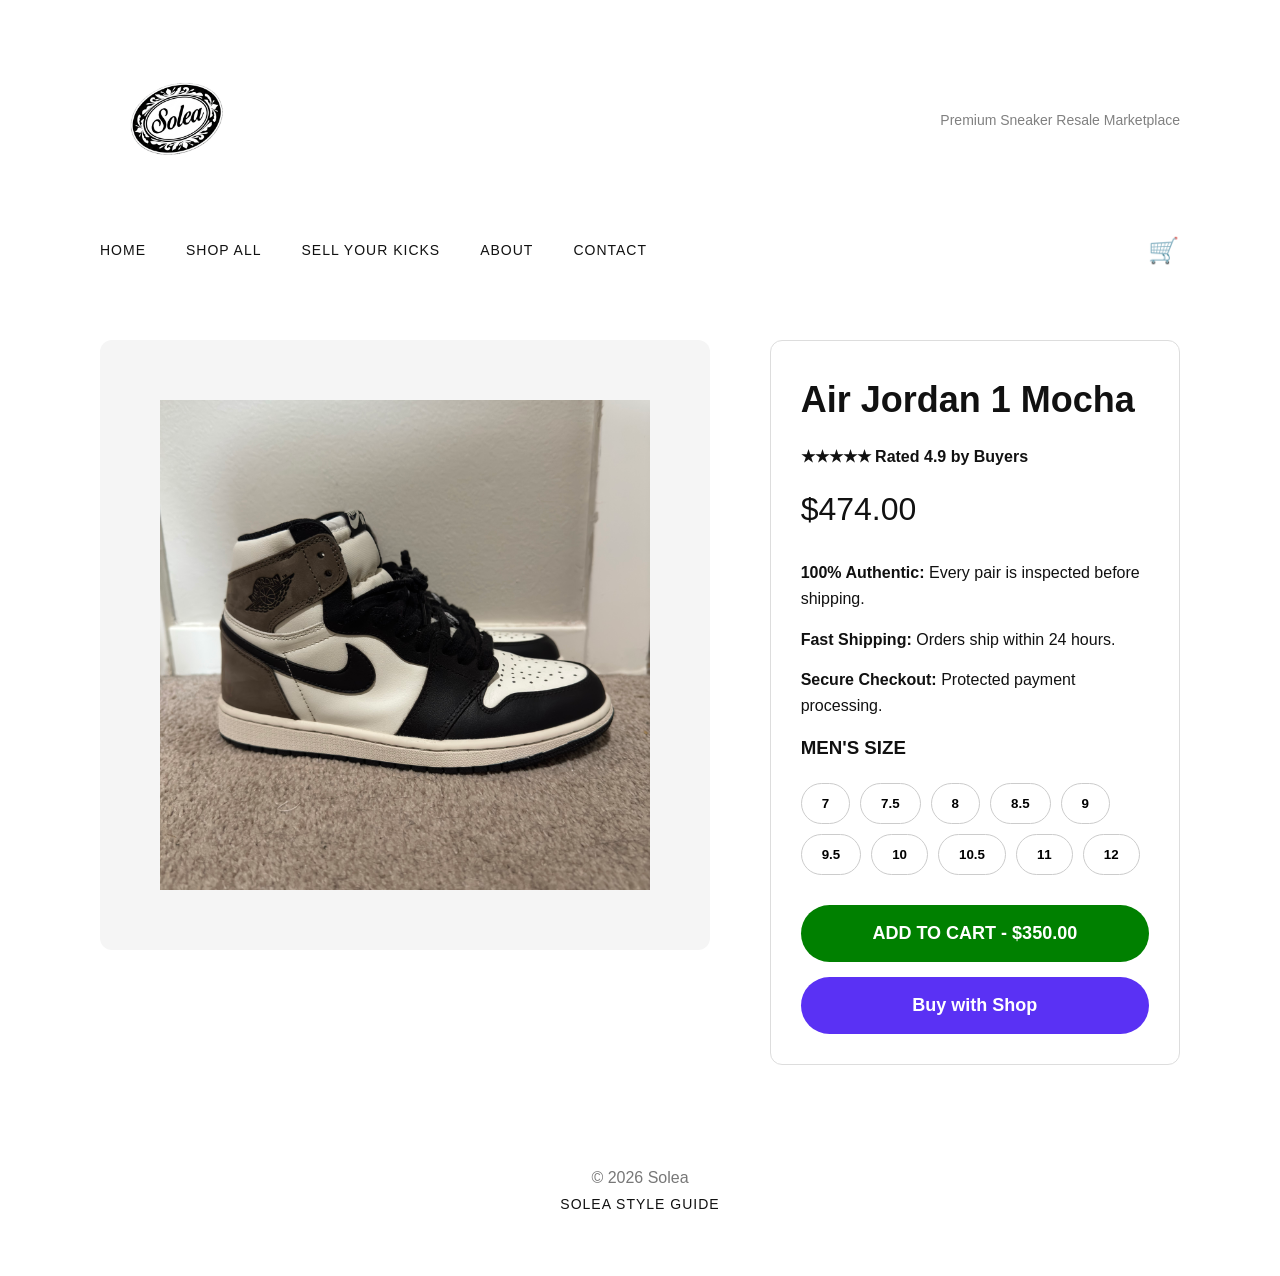
<file: inventory/mocha.html>
<!DOCTYPE html>
<html lang="en">
<head>
    <meta charset="UTF-8">
    <meta name="viewport" content="width=device-width, initial-scale=1.0">
    <title>Air Jordan 1 Mocha | Solea</title>

    <link rel="stylesheet" href="../styles/color.css">
    <link rel="stylesheet" href="../styles/layout.css">
    <link rel="stylesheet" href="../styles/effect.css">
</head>

<body>

<!-- HEADER -->
<header class="header">
    <img src="../images/logo.png" alt="Solea Logo" class="logo">
    <p class="tagline">Premium Sneaker  Resale Marketplace</p>
</header>

<nav>
    <ul>
        <li><a href="../index.html">Home</a></li>
        <li><a href="../shop.html">Shop All</a></li>
        <li><a href="../sell.html">Sell Your Kicks</a></li>
        <li><a href="../about.html">About</a></li>
        <li><a href="../contact.html">Contact</a></li>
        <li class="cart">
            <a>🛒</a>
        </li>
    </ul>
</nav> 

<main class="product-layout">

    <div class="product-left">
        <img src="../images/mocha.jpeg" alt="Air Jordan 1 Mocha">
    </div>

    <div class="product-right">

        <h1>Air Jordan 1 Mocha</h1>

        <p class="rating">★★★★★ Rated 4.9 by Buyers</p>

        <p class="price">$474.00</p>

        <div class="benefits">
            <p><strong>100% Authentic:</strong> Every pair is inspected before shipping.</p>
            <p><strong>Fast Shipping:</strong> Orders ship within 24 hours.</p>
            <p><strong>Secure Checkout:</strong> Protected payment processing.</p>
        </div>

        <h3>MEN'S SIZE</h3>

        <div class="size-grid">
            <button>7</button>
            <button>7.5</button>
            <button>8</button>
            <button>8.5</button>
            <button>9</button>
            <button>9.5</button>
            <button>10</button>
            <button>10.5</button>
            <button>11</button>
            <button>12</button>
        </div>

        <button class="cart-btn">
            ADD TO CART - $350.00
        </button>

        <button class="shop-btn">
            Buy with Shop
        </button>

    </div>

</main>


<!-- FOOTER -->
<footer>
    <p>© 2026 Solea</p>
    <p><a href="../style-guide.html">Solea Style Guide</a></p>
</footer>

</body>
</html>

</body>
</html>
</file>
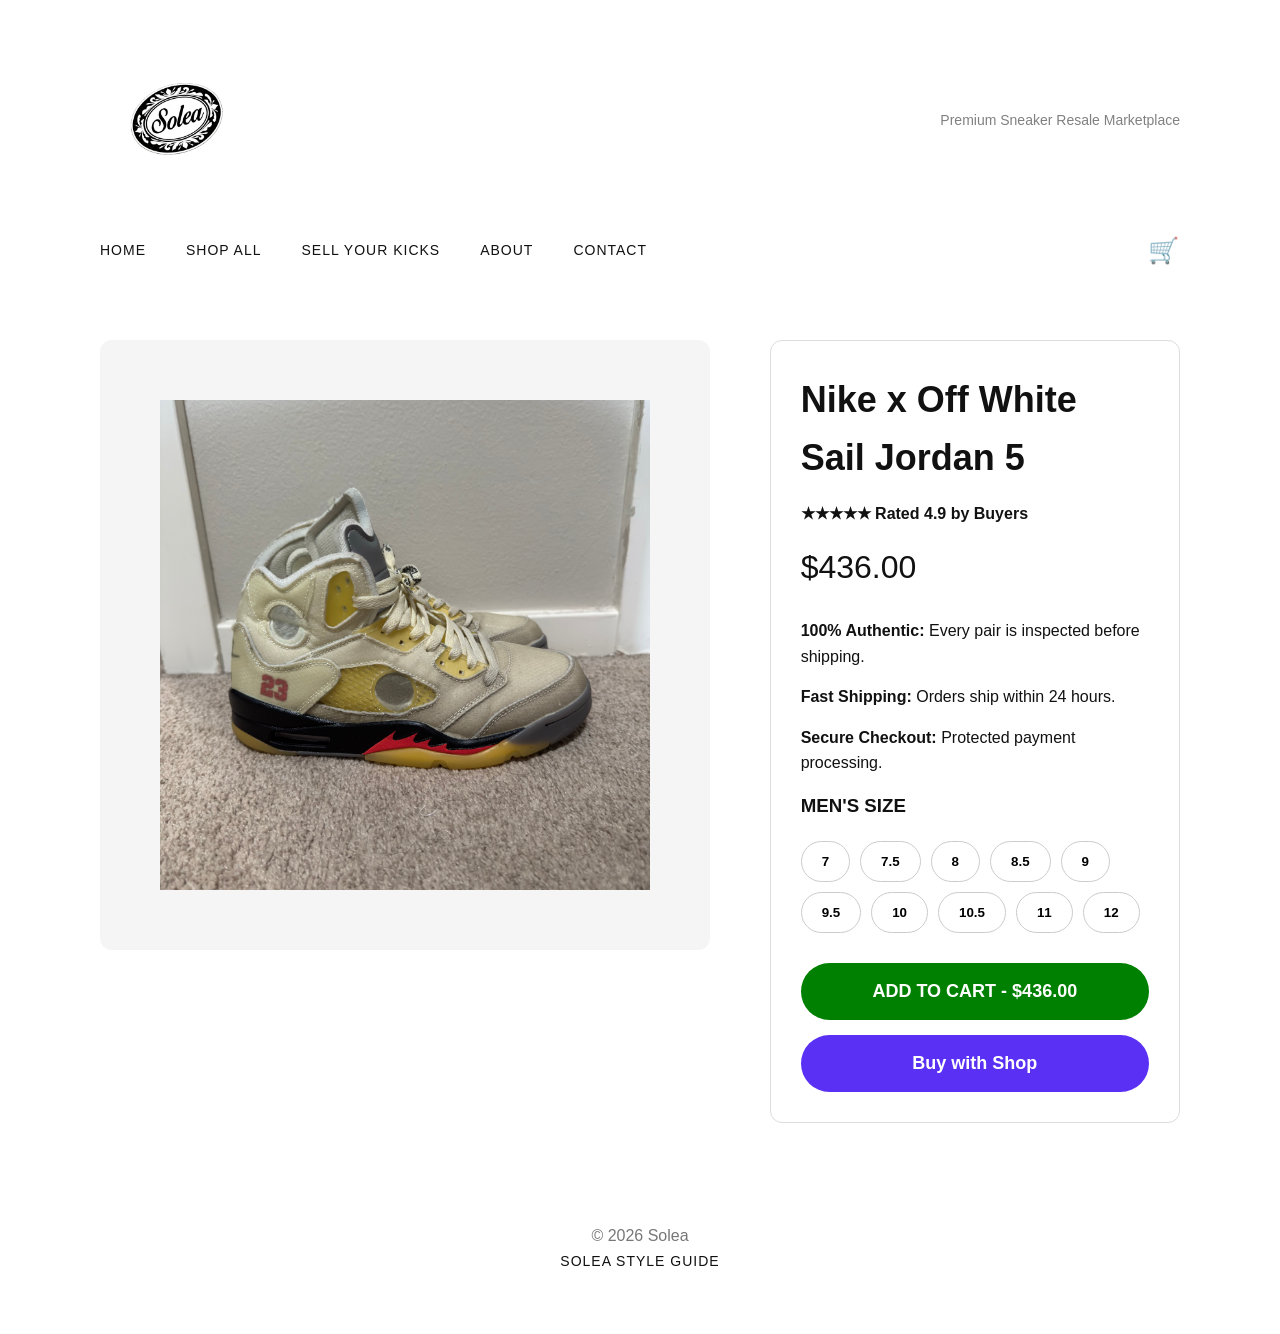
<file: inventory/offwhite.html>
<!DOCTYPE html>
<html lang="en">
<head>
    <meta charset="UTF-8">
    <meta name="viewport" content="width=device-width, initial-scale=1.0">
    <title>Nike x Off White Sail Jordan 5 | Solea</title>

    <link rel="stylesheet" href="../styles/color.css">
    <link rel="stylesheet" href="../styles/layout.css">
    <link rel="stylesheet" href="../styles/effect.css">
</head>

<body>

<!-- HEADER -->
<header class="header">
    <img src="../images/logo.png" alt="Solea Logo" class="logo">
    <p class="tagline">Premium Sneaker Resale Marketplace</p>
</header>

<nav>
    <ul>
        <li><a href="../index.html">Home</a></li>
        <li><a href="../shop.html">Shop All</a></li>
        <li><a href="../sell.html">Sell Your Kicks</a></li>
        <li><a href="../about.html">About</a></li>
        <li><a href="../contact.html">Contact</a></li>
        <li class="cart">
            <a>🛒</a>
        </li>
    </ul>
</nav> 

<main class="product-layout">

    <div class="product-left">
        <img src="../images/offwhite.jpeg" alt="Nike x Off White Sail Jordan 5">
    </div>

    <div class="product-right">

        <h1>Nike x Off White Sail Jordan 5</h1>

        <p class="rating">★★★★★ Rated 4.9 by Buyers</p>

        <p class="price">$436.00</p>

        <div class="benefits">
            <p><strong>100% Authentic:</strong> Every pair is inspected before shipping.</p>
            <p><strong>Fast Shipping:</strong> Orders ship within 24 hours.</p>
            <p><strong>Secure Checkout:</strong> Protected payment processing.</p>
        </div>

        <h3>MEN'S SIZE</h3>

        <div class="size-grid">
            <button>7</button>
            <button>7.5</button>
            <button>8</button>
            <button>8.5</button>
            <button>9</button>
            <button>9.5</button>
            <button>10</button>
            <button>10.5</button>
            <button>11</button>
            <button>12</button>
        </div>

        <button class="cart-btn">
            ADD TO CART - $436.00
        </button>

        <button class="shop-btn">
            Buy with Shop
        </button>

    </div>

</main>


<!-- FOOTER -->
<footer>
    <p>© 2026 Solea</p>
    <p><a href="../style-guide.html">Solea Style Guide</a></p>
</footer>

</body>
</html>

</body>
</html>
</file>
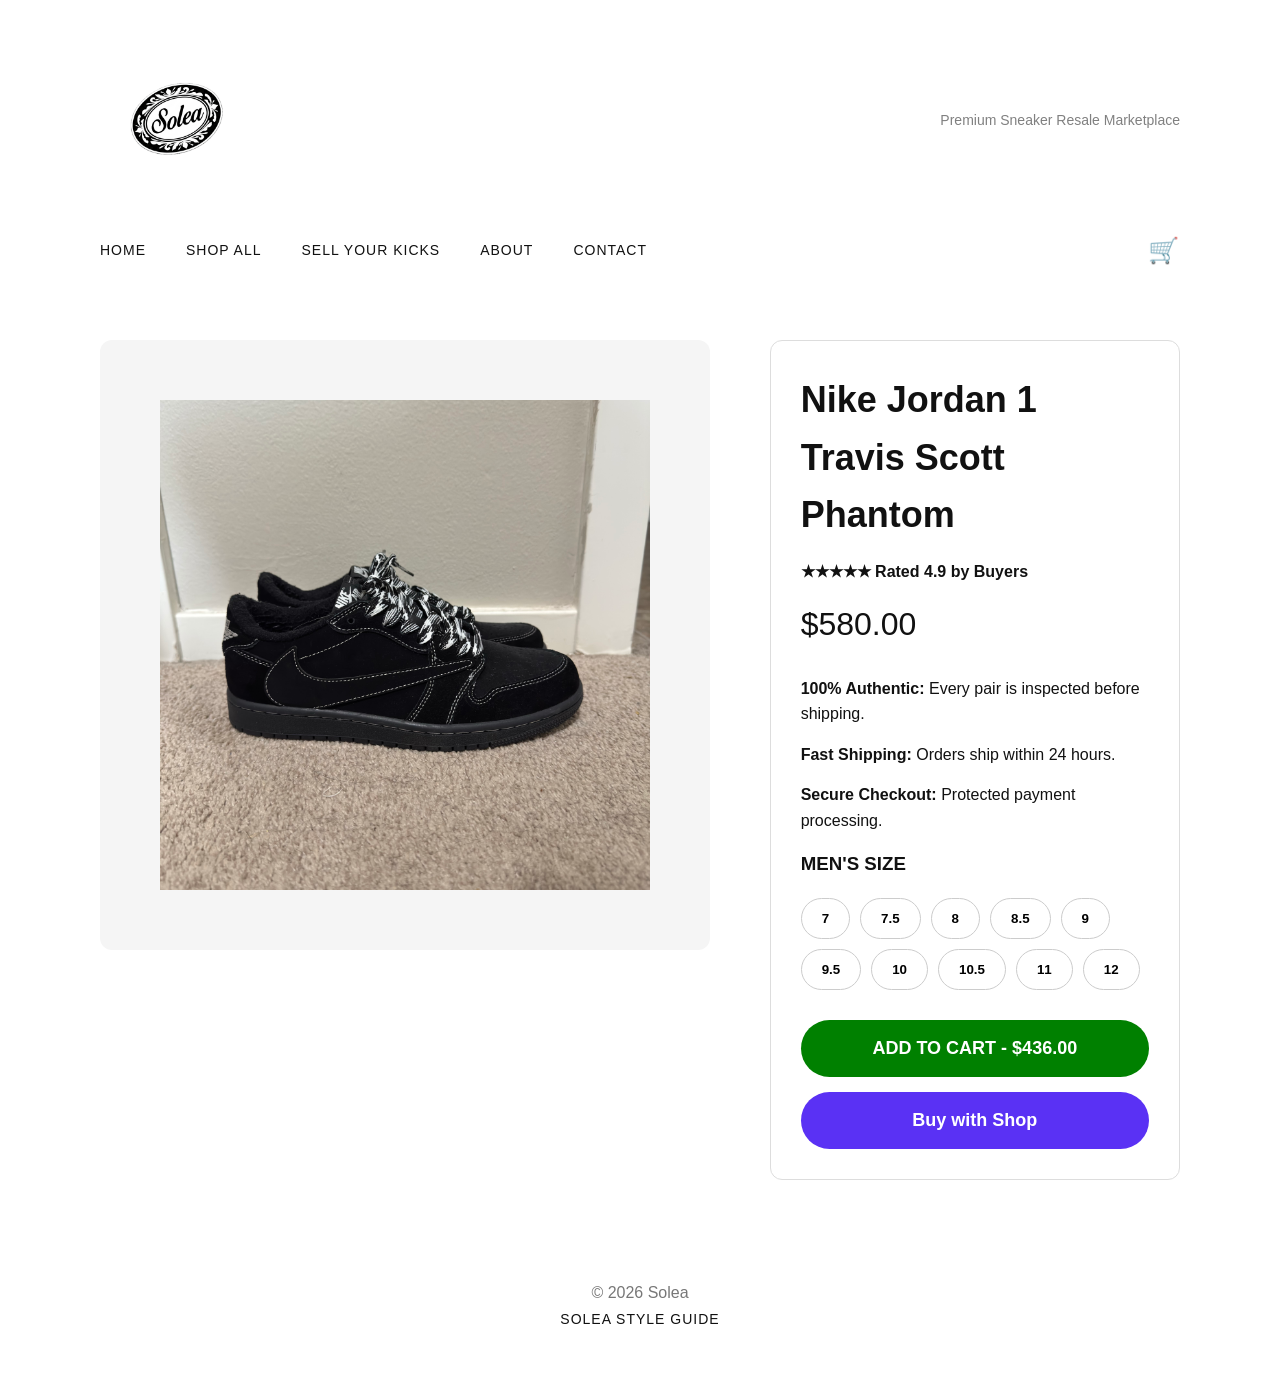
<file: inventory/phantom.html>
<!DOCTYPE html>
<html lang="en">
<head>
    <meta charset="UTF-8">
    <meta name="viewport" content="width=device-width, initial-scale=1.0">
    <title>Nike Jordan 1 Travis Scott Phantom | Solea</title>

    <link rel="stylesheet" href="../styles/color.css">
    <link rel="stylesheet" href="../styles/layout.css">
    <link rel="stylesheet" href="../styles/effect.css">
</head>

<body>

<!-- HEADER -->
<header class="header">
    <img src="../images/logo.png" alt="Solea Logo" class="logo">
    <p class="tagline">Premium Sneaker Resale Marketplace</p>
</header>

<nav>
    <ul>
        <li><a href="../index.html">Home</a></li>
        <li><a href="../shop.html">Shop All</a></li>
        <li><a href="../sell.html">Sell Your Kicks</a></li>
        <li><a href="../about.html">About</a></li>
        <li><a href="../contact.html">Contact</a></li>
        <li class="cart">
            <a>🛒</a>
        </li>
    </ul>
</nav> 

<main class="product-layout">

    <div class="product-left">
        <img src="../images/phantom.jpeg" alt="Nike Jordan 1 Travis Scott Phantom">
    </div>

    <div class="product-right">

        <h1>Nike Jordan 1 Travis Scott Phantom</h1>

        <p class="rating">★★★★★ Rated 4.9 by Buyers</p>

        <p class="price">$580.00</p>

        <div class="benefits">
            <p><strong>100% Authentic:</strong> Every pair is inspected before shipping.</p>
            <p><strong>Fast Shipping:</strong> Orders ship within 24 hours.</p>
            <p><strong>Secure Checkout:</strong> Protected payment processing.</p>
        </div>

        <h3>MEN'S SIZE</h3>

        <div class="size-grid">
            <button>7</button>
            <button>7.5</button>
            <button>8</button>
            <button>8.5</button>
            <button>9</button>
            <button>9.5</button>
            <button>10</button>
            <button>10.5</button>
            <button>11</button>
            <button>12</button>
        </div>

        <button class="cart-btn">
            ADD TO CART - $436.00
        </button>

        <button class="shop-btn">
            Buy with Shop
        </button>

    </div>

</main>


<!-- FOOTER -->
<footer>
    <p>© 2026 Solea</p>
    <p><a href="../style-guide.html">Solea Style Guide</a></p>
</footer>

</body>
</html>

</body>
</html>
</file>
<file: styles/color.css>
/* Core Page Layout */
body {
    background-color: #ffffff; /* Explicitly forces white background */
    color: #000000;
    font-family: Helvetica, Arial, sans-serif;
    margin: 0;
    padding: 20px;
}

/* Header & Navigation (matching your light layout) */
header {
    background-color: #ffffff;
    color: #000000;
}

nav {
    background-color: #ffffff;
}

nav a {
    color: #000000;
    text-decoration: none;
}


/* Product Cards (The soft gray boxes from your image) */
.card {
    background-color: #f8f9fa; /* A clean, soft off-white/gray */
    border-radius: 12px;       /* Gives it those exact smooth, rounded corners */
    padding: 20px;
}

/* Form Elements */
input,
textarea {
    background-color: #ffffff;
    border: 1px solid #e0e0e0;
    color: #000000;
}

/* Buttons & Footer */
.button,
button {
    background-color: #ffa500;
    color: #000000;
    border: none;
    border-radius: 4px;
}

footer {
    background-color: #ffffff;
    color: #a0a0a0;
}
</file>
<file: styles/layout.css>
* {
    margin: 0;
    padding: 0;
    box-sizing: border-box;
}

body {
    line-height: 1.6;
    font-family: Arial, sans-serif;
    color: #111;
}

/* HEADER */
header {
    display: flex;
    align-items: center;
    justify-content: space-between;
    padding: 20px 80px;
}

.logo {
    width: 160px;
    height: auto;
}

.tagline {
    margin: 0;
    font-size: 14px;
    color: gray;
}

/* NAV */
nav {
    padding: 10px 80px;
}

nav ul {
    display: flex;
    gap: 40px;
    list-style: none;
}

nav a {
    text-decoration: none;
    font-size: 14px;
    text-transform: uppercase;
    letter-spacing: 1px;
    color: #111;
}

nav ul {
    display: flex;
    align-items: center;
    list-style: none;
    width: 100%;
    padding: 0;
}

.cart {
    margin-left: auto;
    list-style: none;
}

.cart a {
    font-size: 25px;
    text-decoration: none;
    display: block;
}

/* MAIN */
main {
    padding: 60px 80px;
}

/* HERO */
.hero {
    min-height: 90vh;
    display: flex;
    align-items: center;
    justify-content: space-between;
    gap: 60px;
}

.hero-text {
    max-width: 600px;
}

.hero h2 {
    font-size: 80px;
    line-height: 0.95;
    font-weight: 900;
    margin-bottom: 20px;
}

.hero p {
    font-size: 18px;
    color: #777;
    max-width: 500px;
    margin-bottom: 30px;
}

.hero img {
    width: 40%;
    border-radius: 10px;
}

/* BUTTON */
.button {
    display: inline-block;
    padding: 16px 36px;
    background: black;
    color: white;
    text-decoration: none;
    border-radius: 50px;
    font-weight: 700;
}

/* FEATURED */
.featured {
    margin-top: 100px;
}

.featured h2 {
    font-size: 40px;
    margin-bottom: 30px;
}

.card-container {
    display: grid;
    grid-template-columns: repeat(auto-fit, minmax(260px, 1fr));
    gap: 30px;
}

.card {
    padding: 20px;
    border-radius: 16px;
    background: #f9f9f9;
}

.card img {
    width: 100%;
    border-radius: 12px;
    margin-bottom: 15px;
}

.card h3 {
    font-size: 22px;
    margin-bottom: 10px;
}

.card p {
    color: #777;
}

/* ABOUT */
.about-section {
    display: flex;
    align-items: center;
    gap: 60px;
    min-height: 80vh;
}

.about-section img {
    width: 45%;
    border-radius: 20px;
}

/* CONTACT */
.contact-section {
    max-width: 700px;
    margin: auto;
}

form {
    display: flex;
    flex-direction: column;
    gap: 20px;
    margin-top: 30px;
}

input,
textarea {
    padding: 16px;
    border-radius: 10px;
    border: 1px solid #ddd;
}

button {
    padding: 16px;
    border: none;
    border-radius: 50px;
    cursor: pointer;
    font-weight: 700;
    background: black;
    color: white;
}

/* FOOTER */
footer {
    padding: 40px 80px;
    text-align: center;
    color: #777;
}

footer a {
    font-family: Arial, sans-serif;
    font-size: 14px;
    text-transform: uppercase;
    letter-spacing: 1px;
    color: #111;
    text-decoration: none;
    transition: color 0.25s ease;
}

footer a:hover {
    color: #999;
}

.sketch {
    width: 100%;
    max-width: 400px;   /* controls how big it can get */
    height: auto;  
    display: block;
    border-radius: 10px; 
}

/* SHOP ALL */

.shop-grid {
    display: grid;
    grid-template-columns: repeat(4, 1fr);
    gap: 30px;
}

.shop-card {
    text-align: center;
}

.shop-card img {
    width: 100%;
    aspect-ratio: 1 / 1;
    object-fit: contain;
    background: #f5f5f5;
    border-radius: 12px;
    padding: 30px;
}

.shop-card h3 {
    font-size: 16px;
    font-weight: 600;
    margin-top: 15px;
    line-height: 1.2;
}

.shop-card p {
    font-size: 16px;
    font-weight: 700;
    margin-top: 5px;
    color: #111;
}

.shop-card .button {
    display: none;
}

@media (max-width: 900px) {
    .shop-grid {
        grid-template-columns: repeat(2, 1fr);
    }
}

/* CLICKABLE PRODUCT CARDS */

.shop-card a {
    display: block;
    text-decoration: none;
    color: inherit;
}

.shop-card {
    cursor: pointer;
    transition: transform 0.2s ease;
}

.shop-card:hover {
    transform: translateY(-5px);
}

/* PRODUCT PAGE */

.product-layout {
    display: flex;
    gap: 60px;
    align-items: flex-start;
}

.product-left {
    flex: 1.4;
}

.product-left img {
    width: 100%;
    background: #f5f5f5;
    padding: 60px;
    border-radius: 12px;
}

.product-right {
    flex: 0.8;
    border: 1px solid #ddd;
    border-radius: 12px;
    padding: 30px;
}

.product-right h1 {
    font-size: 36px;
    margin-bottom: 15px;
}

.rating {
    font-weight: bold;
    margin-bottom: 15px;
}

.price {
    font-size: 32px;
    margin-bottom: 25px;
}

.benefits p {
    margin-bottom: 15px;
}

.size-grid {
    display: flex;
    flex-wrap: wrap;
    gap: 10px;
    margin: 20px 0 30px;
}

.size-grid button {
    background: white;
    color: black;
    border: 1px solid #ccc;
    padding: 12px 20px;
    border-radius: 40px;
}

.cart-btn {
    width: 100%;
    background: green;
    color: white;
    padding: 18px;
    font-size: 18px;
    border-radius: 50px;
    margin-bottom: 15px;
}

.shop-btn {
    width: 100%;
    background: #5a31f4;
    color: white;
    padding: 18px;
    font-size: 18px;
    border-radius: 50px;
}

@media (max-width: 900px) {
    .product-layout {
        flex-direction: column;
    }
}

/* FEATURED TAB Section */

.tabs input {
    display: none;
}

.tab-menu {
    display: flex;
    justify-content: center;
    gap: 20px;
    margin: 20px 0;
}

.tab-menu label {
    cursor: pointer;
    padding: 10px 20px;
    border: 1px solid #000;
    border-radius: 25px;
    font-weight: bold;
    transition: 0.3s;
}

.tab-menu label:hover {
    background: #000;
    color: #fff;
}

.content {
    display: none;
}

#jordan:checked ~ .jordan-content,
#yeezy:checked ~ .yeezy-content,
#nike:checked ~ .nike-content,
#vans:checked ~ .vans-content {
    display: block;
}

#jordan:checked ~ .tab-menu label[for="jordan"],
#yeezy:checked ~ .tab-menu label[for="yeezy"],
#nike:checked ~ .tab-menu label[for="nike"],
#vans:checked ~ .tab-menu label[for="vans"] {
    background: #000;
    color: #fff;
}

/* STYLE GUIDE COLOR PALETTE */

.palette-table {
    width: 100%;
    border-collapse: collapse;
    margin: 30px 0;
}

.palette-table th,
.palette-table td {
    border: 1px solid #ccc;
    padding: 15px;
    text-align: left;
}

.palette-table th {
    background: #f5f5f5;
    font-size: 18px;
}

.chip {
    width: 70px;
    height: 30px;
    border-radius: 6px;
    border: 1px solid #999;
}

.black {
    background: #000000;
}


.blue {
    background: #27ADF5;
}

.red {
    background: #ff0000;
}

.gray {
    background: #808080;
}

.orange {
    background: #FFA500;
}

.yellow {
    background: #FFFF00;
}

.white {
    background: #FFFFFF;
}

/* LICENSING TABLE */

.license-table {
    width: 100%;
    border-collapse: collapse;
    margin: 30px 0;
}

.license-table th,
.license-table td {
    border: 1px solid #ccc;
    padding: 15px;
    text-align: left;
    vertical-align: top;
}

.license-table th {
    background: #f5f5f5;
    font-weight: bold;
}

.license-table td {
    line-height: 1.5;
}

/* QAA IMPROVEMENT - MOBILE RESPONSIVENESS */

@media (max-width: 768px) {

    header {
        flex-direction: column;
        text-align: center;
        gap: 15px;
        padding: 20px;
    }

    nav {
        padding: 10px 20px;
    }

    nav ul {
        flex-direction: column;
        gap: 15px;
        text-align: center;
    }

    .cart {
        margin-left: 0;
    }

    main {
        padding: 30px 20px;
    }

    .hero {
        flex-direction: column;
        text-align: center;
        min-height: auto;
    }

    .hero h2 {
        font-size: 48px;
    }

    .hero img {
        width: 100%;
        max-width: 500px;
    }

    .about-section {
        flex-direction: column;
        text-align: center;
    }

    .about-section img {
        width: 100%;
        max-width: 500px;
    }

    .shop-grid {
        grid-template-columns: 1fr;
    }
}
</file>
<file: styles/effect.css>
html {
    scroll-behavior: smooth;
}

/* NAV LINKS */
nav a {
    transition: color 0.25s ease;
}

nav a:hover {
    color: #999;
}

/* CARDS */
.card {
    transition: transform 0.35s ease, box-shadow 0.35s ease;
}

.card:hover {
    transform: translateY(-10px);
    box-shadow: 0 10px 25px rgba(0, 0, 0, 0.08);
}


.card img {
    transition: transform 0.4s ease;
}

.card:hover img {
    transform: scale(1.05);
}

/* BUTTONS */
.button,
button {
    transition: transform 0.25s ease, background 0.25s ease, color 0.25s ease;
}

.button:hover,
button:hover {
    transform: scale(1.05);
    background: #ff6600;
    color: white;
}

/* HERO ANIMATION */
.hero h2 {
    animation: fadeUp 1.2s ease forwards;
}

@keyframes fadeUp {
    from {
        opacity: 0;
        transform: translateY(40px);
    }

    to {
        opacity: 1;
        transform: translateY(0);
    }
}

/* QAA IMPROVEMENT - NAVIGATION FEEDBACK */

nav a {
    transition: all 0.3s ease;
}

nav a:hover {
    opacity: 0.7;
}

nav a:focus {
    outline: 2px solid #000;
    outline-offset: 4px;
}
</file>
